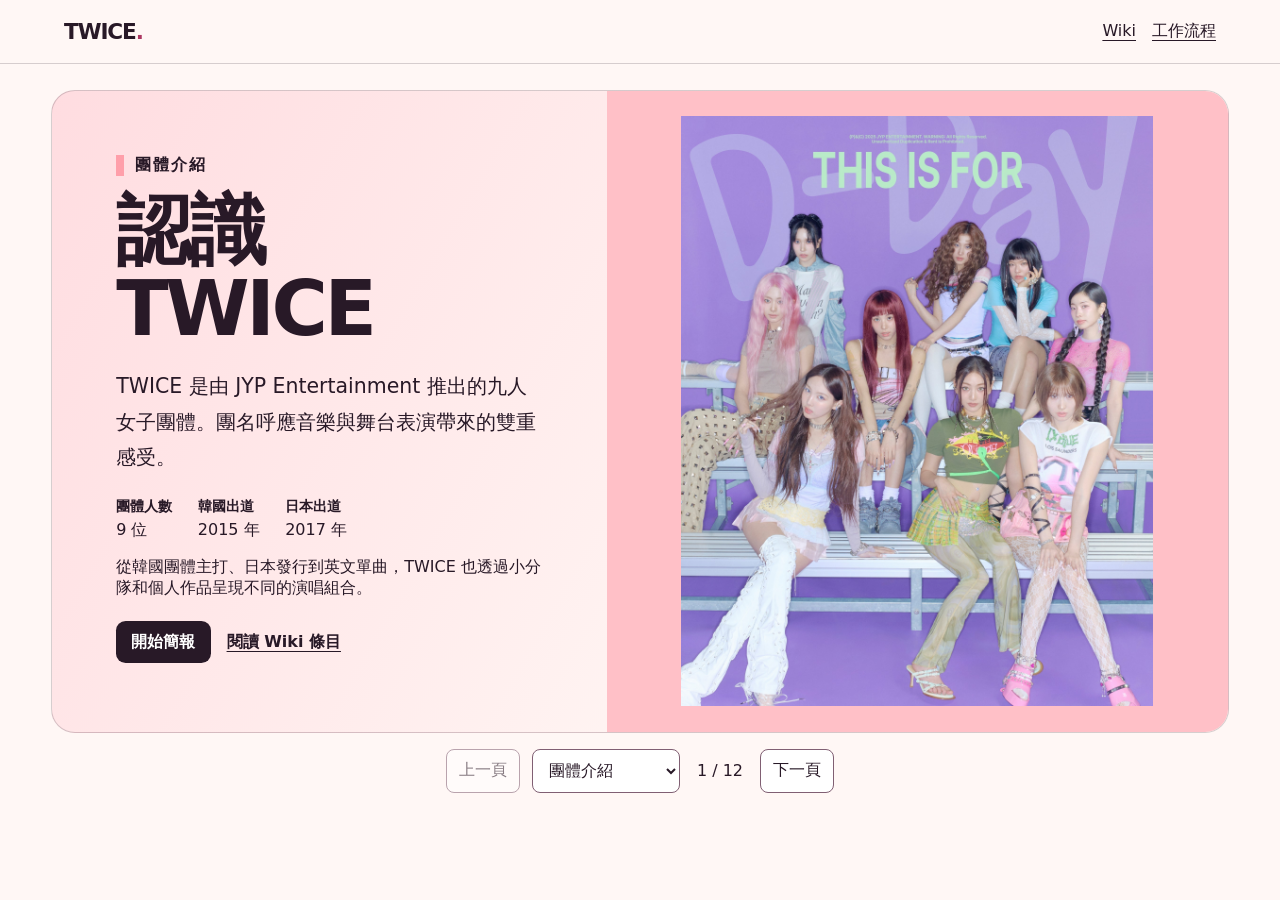
<file: index.html>
<!doctype html>
<!-- 由 build.py 產生。 -->
<html lang="zh-Hant">
<head><meta charset="utf-8"><meta name="viewport" content="width=device-width, initial-scale=1">
<title>認識 TWICE｜入門簡報</title><link rel="stylesheet" href="assets/site.css"><script src="assets/slides.js" defer></script></head>
<body><header class="top"><a class="brand" href="#intro">TWICE<span>.</span></a><nav aria-label="專案導覽"><a href="wiki/index.html">Wiki</a><a href="workflow.jpg">工作流程</a></nav></header><main class="deck"><section class="slide split" id="intro" data-slide style="--accent:#ff9faa" aria-labelledby="intro-title">
<div class="copy"><p class="eyebrow">團體介紹</p><h1 id="intro-title" tabindex="-1">認識<br>TWICE</h1>
<p class="lead">TWICE 是由 JYP Entertainment 推出的九人女子團體。團名呼應音樂與舞台表演帶來的雙重感受。</p><dl class="facts"><div><dt>團體人數</dt><dd>9 位</dd></div><div><dt>韓國出道</dt><dd>2015 年</dd></div><div><dt>日本出道</dt><dd>2017 年</dd></div></dl><p>從韓國團體主打、日本發行到英文單曲，TWICE 也透過小分隊和個人作品呈現不同的演唱組合。</p><a class="primary" href="#debut">開始簡報</a><a class="text-link" href="wiki/group.html">閱讀 Wiki 條目</a></div><div class="visual"><img src="image/twice.jpg" alt="TWICE 團體合照"></div></section>
<section class="slide full" id="debut" data-slide style="--accent:#ffb48f" aria-labelledby="debut-title">
<div class="copy"><p class="eyebrow">團體沿革</p><h1 id="debut-title" tabindex="-1">出道與主打歌</h1>
<p class="lead">TWICE 透過 Mnet 選秀節目《SIXTEEN》組成，於 2015 年 10 月 20 日發行首張迷你專輯《THE STORY BEGINS》，主打〈Like OOH-AHH〉。</p><details><summary>展開團體發展年表</summary><ul class="editorial-list"><li><strong>2015｜韓國出道</strong><p>由《SIXTEEN》組成，10 月推出《THE STORY BEGINS》。</p></li><li><strong>2017｜日本出道</strong><p>以精選輯《#TWICE》展開日本活動，當中收錄〈TT〉等早期歌曲的日文版本。</p></li><li><strong>2019｜日本巨蛋巡演</strong><p>春季舉辦日本巨蛋巡演。同年發行《FANCY YOU》，成員參與四首收錄曲的作詞。</p></li><li><strong>2021｜原創英文單曲</strong><p>發行〈The Feels〉，開啟原創英文單曲的發行路線。</p></li><li><strong>2023｜日本體育場與 MISAMO</strong><p>《READY TO BE》巡演來到日本體育場，MISAMO 同年推出《Masterpiece》。</p></li><li><strong>2025｜團體出道十週年</strong><p>《TEN: The Story Goes On》以〈ME+YOU〉為主打，並收錄九位成員各自的獨唱。</p></li><li><strong>2026｜MISAMO 首張正規專輯</strong><p>發行日本首張正規專輯《PLAY》，延續從《Masterpiece》與《HAUTE COUTURE》開始的小分隊活動。</p></li></ul></details><p class="track-scope">資料查閱至 <time datetime="2026-11-23">2026-11-23</time>。收錄 TWICE 團體的韓國專輯主打、韓國系列獨立單曲、日本專輯主打及實體與數位單曲及原創英文數位單曲。日本出道主推曲保留日文版；其他語言版本、精選輯重收、非主打配樂與個人或小分隊作品不重複計入。</p><div class="track-catalog"><details open class="track-category"><summary>韓國專輯與單曲 <span>（24 首）</span></summary><div class="track-year"><h3>2015</h3><ul><li>Like OOH-AHH</li></ul></div><div class="track-year"><h3>2016</h3><ul><li>CHEER UP</li><li>TT</li></ul></div><div class="track-year"><h3>2017</h3><ul><li>KNOCK KNOCK</li><li>SIGNAL</li><li>LIKEY</li><li>Heart Shaker</li></ul></div><div class="track-year"><h3>2018</h3><ul><li>What is Love?</li><li>Dance The Night Away</li><li>YES or YES</li><li>The Best Thing I Ever Did</li></ul></div><div class="track-year"><h3>2019</h3><ul><li>FANCY</li><li>Feel Special</li></ul></div><div class="track-year"><h3>2020</h3><ul><li>MORE &amp; MORE</li><li>I CAN&#x27;T STOP ME</li><li>CRY FOR ME</li></ul></div><div class="track-year"><h3>2021</h3><ul><li>Alcohol-Free</li><li>SCIENTIST</li></ul></div><div class="track-year"><h3>2022</h3><ul><li>Talk that Talk</li></ul></div><div class="track-year"><h3>2023</h3><ul><li>SET ME FREE</li></ul></div><div class="track-year"><h3>2024</h3><ul><li>ONE SPARK</li><li>Strategy (feat. Megan Thee Stallion)</li></ul></div><div class="track-year"><h3>2025</h3><ul><li>THIS IS FOR</li><li>ME+YOU</li></ul></div><p class="track-sources">查證來源 <a href="wiki/sources.html#video">官方 MV 索引</a> · <a href="wiki/sources.html#best">#BEST 2015-2025</a> · <a href="wiki/sources.html#korean-discography">官方唱片目錄</a></p></details><details open class="track-category"><summary>日本專輯與單曲 <span>（21 首）</span></summary><div class="track-year"><h3>2017</h3><ul><li>TT -Japanese ver.-</li><li>One More Time</li></ul></div><div class="track-year"><h3>2018</h3><ul><li>Candy Pop</li><li>Wake Me Up</li><li>I WANT YOU BACK</li><li>BDZ</li><li>STAY BY MY SIDE</li></ul></div><div class="track-year"><h3>2019</h3><ul><li>HAPPY HAPPY</li><li>Breakthrough</li><li>Fake &amp; True</li></ul></div><div class="track-year"><h3>2020</h3><ul><li>Fanfare</li><li>BETTER</li></ul></div><div class="track-year"><h3>2021</h3><ul><li>Kura Kura</li><li>Perfect World</li><li>Doughnut</li></ul></div><div class="track-year"><h3>2022</h3><ul><li>Just be yourself</li><li>Celebrate</li></ul></div><div class="track-year"><h3>2023</h3><ul><li>Hare Hare</li><li>Dance Again</li></ul></div><div class="track-year"><h3>2024</h3><ul><li>DIVE</li></ul></div><div class="track-year"><h3>2025</h3><ul><li>ENEMY</li></ul></div><p class="track-sources">查證來源 <a href="wiki/sources.html#japan-singles">日本單曲目錄</a> · <a href="wiki/sources.html#japan-singles-2">早期日本單曲</a> · <a href="wiki/sources.html#japan-albums">日本專輯目錄</a> · <a href="wiki/sources.html#japan-video">日本出道五週年影像集</a> · <a href="wiki/sources.html#japan-debut">#TWICE</a> · <a href="wiki/sources.html#japan-repackage">BDZ 改版公告</a> · <a href="wiki/sources.html#japan-enemy">ENEMY 發行企劃</a> · <a href="wiki/sources.html#japan-want">I WANT YOU BACK</a> · <a href="wiki/sources.html#japan-yourself">Just be yourself</a> · <a href="wiki/sources.html#japan-dance">Dance Again</a></p></details><details open class="track-category"><summary>英文數位單曲 <span>（3 首）</span></summary><div class="track-year"><h3>2021</h3><ul><li>The Feels</li></ul></div><div class="track-year"><h3>2023</h3><ul><li>MOONLIGHT SUNRISE</li></ul></div><div class="track-year"><h3>2024</h3><ul><li>I GOT YOU</li></ul></div><p class="track-sources">查證來源 <a href="wiki/sources.html#english-singles">I GOT YOU 發行資料</a> · <a href="wiki/sources.html#best">#BEST 2015-2025</a></p></details></div><a class="text-link" href="wiki/group.html">閱讀 Wiki 條目</a></div></section>
<section class="slide split" id="nayeon" data-slide style="--accent:#56bedf" aria-labelledby="nayeon-title">
<div class="copy"><p class="eyebrow">成員介紹</p><h1 id="nayeon-title" tabindex="-1">娜璉<span>NAYEON</span></h1>
<dl class="facts"><div><dt>生日</dt><dd><time datetime="1995-09-22">1995-09-22</time></dd></div><div><dt>應援色</dt><dd><i class="swatch"></i>天空藍</dd></div></dl><p class="lead">2022 年發行《IM NAYEON》，是團內第一位推出個人專輯的成員。</p><p class="member-highlight"><strong>作品亮點</strong> 2024 年推出第二張個人迷你專輯《NA》，主打〈ABCD〉以早期 2000 年代流行舞曲為靈感。</p><p><strong>十週年獨唱</strong> 〈MEEEEEE〉，收錄於《TEN: The Story Goes On》。</p><p class="listen"><b>入門試聽</b> 〈POP!〉</p><p>從〈POP!〉聽她的短句與節奏，再聽〈ABCD〉，比較兩首歌怎麼用副歌帶動舞曲。</p><details><summary>展開作品與創作紀錄</summary><ul class="editorial-list"><li><strong>2017｜〈24/7〉</strong><p>與志效共同為《twicetagram》的這首歌填詞。</p></li><li><strong>2021｜〈Baby Blue Love〉</strong><p>為《Taste of Love》的收錄曲獨立填詞。</p></li><li><strong>2024｜《NA》</strong><p>第二張個人迷你專輯。除了〈ABCD〉，也收錄與 Sam Kim 合作的〈Heaven〉。</p></li></ul></details><a class="text-link" href="wiki/nayeon.html">閱讀 Wiki 條目</a></div><div class="visual"><img src="image/nayeon.jpg" alt="NAYEON 個人照"></div></section>
<section class="slide split" id="jeongyeon" data-slide style="--accent:#b4c665" aria-labelledby="jeongyeon-title">
<div class="copy"><p class="eyebrow">成員介紹</p><h1 id="jeongyeon-title" tabindex="-1">定延<span>JEONGYEON</span></h1>
<dl class="facts"><div><dt>生日</dt><dd><time datetime="1996-11-01">1996-11-01</time></dd></div><div><dt>應援色</dt><dd><i class="swatch"></i>橄欖綠</dd></div></dl><p class="lead">在團體專輯《THIS IS FOR》中，與 MOMO、SANA、TZUYU 一起演唱〈LET LOVE GO〉。</p><p class="member-highlight"><strong>作品亮點</strong> 除了演唱，定延也參與團體創作。她為首張正規專輯《twicetagram》中的〈LOVE LINE〉填詞。</p><p><strong>十週年獨唱</strong> 〈FIX A DRINK〉，收錄於《TEN: The Story Goes On》。</p><p class="listen"><b>入門試聽</b> 〈LET LOVE GO〉</p><p>先聽她填詞的〈LOVE LINE〉，再聽〈FIX A DRINK〉，留意團體輪唱與個人演唱的差異。</p><details><summary>展開作品與創作紀錄</summary><ul class="editorial-list"><li><strong>2017｜〈LOVE LINE〉</strong><p>《twicetagram》的收錄曲，由定延填詞，描寫想藏又藏不住的心意。</p></li><li><strong>2025｜〈BATTITUDE〉</strong><p>與娜璉、MOMO、MINA 合作的四人曲，同樣收錄於《THIS IS FOR》。</p></li><li><strong>2025｜〈LET LOVE GO〉</strong><p>同一張專輯換成 MOMO、SANA、子瑜與定延的組合，可比較兩首四人曲的分工。</p></li></ul></details><a class="text-link" href="wiki/jeongyeon.html">閱讀 Wiki 條目</a></div><div class="visual"><img src="image/jeongyeon.jpg" alt="JEONGYEON 個人照"></div></section>
<section class="slide split" id="momo" data-slide style="--accent:#ff90ad" aria-labelledby="momo-title">
<div class="copy"><p class="eyebrow">成員介紹</p><h1 id="momo-title" tabindex="-1">MOMO</h1>
<dl class="facts"><div><dt>生日</dt><dd><time datetime="1996-11-09">1996-11-09</time></dd></div><div><dt>應援色</dt><dd><i class="swatch"></i>粉紅</dd></div></dl><p class="lead">與 SANA、MINA 組成 MISAMO，於 2023 年推出小分隊首張日本迷你專輯《Masterpiece》。</p><p class="member-highlight"><strong>作品亮點</strong> 在 MISAMO 的第二張日本迷你專輯《HAUTE COUTURE》中，MOMO 版本收錄她的獨唱曲〈Money In My Pocket〉。</p><p><strong>十週年獨唱</strong> 〈MOVE LIKE THAT〉，收錄於《TEN: The Story Goes On》。</p><p class="listen"><b>入門試聽</b> 〈Do not touch〉</p><p>先看〈Do not touch〉的三人編舞，再聽〈Money In My Pocket〉，把注意力放在她獨唱時的節奏。</p><details><summary>展開作品與創作紀錄</summary><ul class="editorial-list"><li><strong>2019｜〈HOT〉</strong><p>與姜恩貞共同為《FANCY YOU》這首收錄曲填詞。</p></li><li><strong>2023｜《Masterpiece》</strong><p>與 SANA、MINA 以 MISAMO 名義在日本發行首張迷你專輯，曲目包括〈Do not touch〉。</p></li><li><strong>2024｜〈Money In My Pocket〉</strong><p>收錄於《HAUTE COUTURE》的 MOMO 版，是她在該作的獨唱曲。</p></li></ul></details><a class="text-link" href="wiki/momo.html">閱讀 Wiki 條目</a></div><div class="visual"><img src="image/momo.jpg" alt="MOMO 個人照"></div></section>
<section class="slide split" id="sana" data-slide style="--accent:#ac91df" aria-labelledby="sana-title">
<div class="copy"><p class="eyebrow">成員介紹</p><h1 id="sana-title" tabindex="-1">SANA</h1>
<dl class="facts"><div><dt>生日</dt><dd><time datetime="1996-12-29">1996-12-29</time></dd></div><div><dt>應援色</dt><dd><i class="swatch"></i>紫</dd></div></dl><p class="lead">與 MOMO、MINA 組成 MISAMO。《Masterpiece》除了推出團體版本，也推出 SANA 個人封面版本。</p><p class="member-highlight"><strong>作品亮點</strong> MISAMO 的《HAUTE COUTURE》SANA 版本收錄她的獨唱曲〈Mirage〉，可以接著〈Marshmallow〉一起聽。</p><p><strong>十週年獨唱</strong> 〈DECAFFEINATED〉，收錄於《TEN: The Story Goes On》。</p><p class="listen"><b>入門試聽</b> 〈Marshmallow〉</p><p>把 MISAMO 的〈Marshmallow〉和她獨唱的〈Mirage〉接著聽，注意三人輪唱與獨唱的句尾處理。</p><details><summary>展開作品與創作紀錄</summary><ul class="editorial-list"><li><strong>2019｜〈TURN IT UP〉</strong><p>參與《FANCY YOU》這首收錄曲的作詞。</p></li><li><strong>2021｜〈Conversation〉</strong><p>為《Taste of Love》的收錄曲獨立填詞。可以邊聽邊留意官方介紹提到的低音線。</p></li><li><strong>2024｜〈Mirage〉</strong><p>收錄於《HAUTE COUTURE》的 SANA 版，是她在該作的獨唱曲。</p></li></ul></details><a class="text-link" href="wiki/sana.html">閱讀 Wiki 條目</a></div><div class="visual"><img src="image/sana.jpg" alt="SANA 個人照"></div></section>
<section class="slide split" id="jihyo" data-slide style="--accent:#ffbd70" aria-labelledby="jihyo-title">
<div class="copy"><p class="eyebrow">成員介紹</p><h1 id="jihyo-title" tabindex="-1">志效<span>JIHYO</span></h1>
<dl class="facts"><div><dt>生日</dt><dd><time datetime="1997-02-01">1997-02-01</time></dd></div><div><dt>應援色</dt><dd><i class="swatch"></i>橙</dd></div></dl><p class="lead">2023 年推出個人首張迷你專輯《ZONE》，以〈Killin’ Me Good〉作為主打。</p><p class="member-highlight"><strong>作品亮點</strong> 志效也參與 TWICE 的團體創作。她與娜璉共同為《twicetagram》收錄曲〈24/7〉填詞。</p><p><strong>十週年獨唱</strong> 〈ATM〉，收錄於《TEN: The Story Goes On》。</p><p class="listen"><b>入門試聽</b> 〈Killin’ Me Good〉</p><p>先聽〈Killin’ Me Good〉的主打聲線，再聽她填詞的〈First Time〉，從演唱與詞作兩個角度認識她。</p><details><summary>展開作品與創作紀錄</summary><ul class="editorial-list"><li><strong>2019｜〈GIRLS LIKE US〉</strong><p>志效為《FANCY YOU》的這首歌填詞，寫給追夢時遇到挫折的人。</p></li><li><strong>2021｜〈First Time〉</strong><p>為《Taste of Love》的收錄曲獨立填詞，描寫剛墜入愛河的心情。</p></li><li><strong>2025｜〈TALK〉</strong><p>在《THIS IS FOR》中與娜璉合唱。兩人早在《twicetagram》就一起填過詞。</p></li></ul></details><a class="text-link" href="wiki/jihyo.html">閱讀 Wiki 條目</a></div><div class="visual"><img src="image/jihyo.jpg" alt="JIHYO 個人照"></div></section>
<section class="slide split" id="mina" data-slide style="--accent:#70d1b5" aria-labelledby="mina-title">
<div class="copy"><p class="eyebrow">成員介紹</p><h1 id="mina-title" tabindex="-1">MINA</h1>
<dl class="facts"><div><dt>生日</dt><dd><time datetime="1997-03-24">1997-03-24</time></dd></div><div><dt>應援色</dt><dd><i class="swatch"></i>薄荷綠</dd></div></dl><p class="lead">與 MOMO、SANA 組成 MISAMO。《Masterpiece》收錄三人共同演唱的〈Bouquet〉。</p><p class="member-highlight"><strong>作品亮點</strong> MISAMO 的《HAUTE COUTURE》MINA 版本收錄獨唱曲〈Misty〉，可以從三人合唱延伸到她的個人聲線。</p><p><strong>十週年獨唱</strong> 〈STONE COLD〉，收錄於《TEN: The Story Goes On》。</p><p class="listen"><b>入門試聽</b> 〈Bouquet〉</p><p>從 MISAMO 三人合唱的〈Bouquet〉到她獨唱的〈Misty〉，留意和聲和單獨聲線的差異。</p><details><summary>展開作品與創作紀錄</summary><ul class="editorial-list"><li><strong>2023｜〈Bouquet〉</strong><p>收錄於 MISAMO 首張日本迷你專輯《Masterpiece》，也是認識三人合唱的起點。</p></li><li><strong>2024｜〈Misty〉</strong><p>《HAUTE COUTURE》MINA 版收錄的獨唱曲。</p></li><li><strong>2025｜〈G.O.A.T.〉</strong><p>離開 MISAMO 的固定三人組合，與多賢、彩瑛在《THIS IS FOR》組成另一個三人編制。</p></li></ul></details><a class="text-link" href="wiki/mina.html">閱讀 Wiki 條目</a></div><div class="visual"><img src="image/mina.jpg" alt="MINA 個人照"></div></section>
<section class="slide split" id="dahyun" data-slide style="--accent:#ffffff" aria-labelledby="dahyun-title">
<div class="copy"><p class="eyebrow">成員介紹</p><h1 id="dahyun-title" tabindex="-1">多賢<span>DAHYUN</span></h1>
<dl class="facts"><div><dt>生日</dt><dd><time datetime="1998-05-28">1998-05-28</time></dd></div><div><dt>應援色</dt><dd><i class="swatch"></i>白</dd></div></dl><p class="lead">在《THIS IS FOR》中，多賢與 MINA、CHAEYOUNG 合作演唱〈G.O.A.T.〉。</p><p class="member-highlight"><strong>作品亮點</strong> 多賢也參與創作，曾和彩瑛一起負責《twicetagram》收錄曲〈MISSING U〉的饒舌段落創作。</p><p><strong>十週年獨唱</strong> 〈CHESS〉，收錄於《TEN: The Story Goes On》。</p><p class="listen"><b>入門試聽</b> 〈G.O.A.T.〉</p><p>從多賢參與饒舌創作的〈MISSING U〉，一路聽到她獨唱的〈CHESS〉，比較她在兩種編制的表現。</p><details><summary>展開作品與創作紀錄</summary><ul class="editorial-list"><li><strong>2017｜〈MISSING U〉</strong><p>與彩瑛共同負責《twicetagram》這首歌的饒舌段落創作。</p></li><li><strong>2021｜〈Scandal〉與〈SOS〉</strong><p>兩首都收錄在《Taste of Love》，歌詞由多賢執筆。</p></li><li><strong>2025｜〈G.O.A.T.〉</strong><p>與 MINA、彩瑛在團體專輯《THIS IS FOR》中組成三人演唱組合。</p></li></ul></details><a class="text-link" href="wiki/dahyun.html">閱讀 Wiki 條目</a></div><div class="visual"><img src="image/dahyun.jpg" alt="DAHYUN 個人照"></div></section>
<section class="slide split" id="chaeyoung" data-slide style="--accent:#ea5963" aria-labelledby="chaeyoung-title">
<div class="copy"><p class="eyebrow">成員介紹</p><h1 id="chaeyoung-title" tabindex="-1">彩瑛<span>CHAEYOUNG</span></h1>
<dl class="facts"><div><dt>生日</dt><dd><time datetime="1999-04-23">1999-04-23</time></dd></div><div><dt>應援色</dt><dd><i class="swatch"></i>紅</dd></div></dl><p class="lead">2025 年推出首張個人正規專輯《LIL FANTASY vol.1》，以專輯名稱描繪自己的內心世界。</p><p class="member-highlight"><strong>作品亮點</strong> 彩瑛參與首張個人專輯的每一首歌，也主導整體視覺。主打歌 MV 的布景、道具和角色從她的手繪草稿發展而來。</p><p><strong>十週年獨唱</strong> 〈IN MY ROOM〉，收錄於《TEN: The Story Goes On》。</p><p class="listen"><b>入門試聽</b> 〈SHOOT (Firecracker)〉</p><p>把她填詞的團體曲〈STRAWBERRY〉和個人主打〈SHOOT (Firecracker)〉排在一起，對照兩種創作空間。</p><details><summary>展開作品與創作紀錄</summary><ul class="editorial-list"><li><strong>2017｜〈MISSING U〉</strong><p>與多賢為《twicetagram》的這首歌創作饒舌段落。</p></li><li><strong>2019｜〈STRAWBERRY〉</strong><p>參與《FANCY YOU》這首收錄曲的作詞。</p></li><li><strong>2025｜〈My Guitar〉</strong><p>從《READY TO BE》巡演的個人舞台，發展成《LIL FANTASY vol.1》收錄的新版本。</p></li></ul></details><a class="text-link" href="wiki/chaeyoung.html">閱讀 Wiki 條目</a></div><div class="visual"><img src="image/chaeyoung.jpg" alt="CHAEYOUNG 個人照"></div></section>
<section class="slide split" id="tzuyu" data-slide style="--accent:#3d86dc" aria-labelledby="tzuyu-title">
<div class="copy"><p class="eyebrow">成員介紹</p><h1 id="tzuyu-title" tabindex="-1">子瑜<span>TZUYU</span></h1>
<dl class="facts"><div><dt>生日</dt><dd><time datetime="1999-06-14">1999-06-14</time></dd></div><div><dt>應援色</dt><dd><i class="swatch"></i>藍</dd></div></dl><p class="lead">子瑜是團內最年輕的成員，2024 年推出首張個人迷你專輯《abouTZU》。</p><p class="member-highlight"><strong>作品亮點</strong> 《abouTZU》還收錄由子瑜獨立填詞的〈Fly〉，可以在主打〈Run Away〉之外聽到她的個人創作。</p><p><strong>十週年獨唱</strong> 〈DIVE IN〉，收錄於《TEN: The Story Goes On》。</p><p class="listen"><b>入門試聽</b> 〈Run Away〉</p><p>把〈Run Away〉與她獨立填詞的〈Fly〉接著聽，看看同一張專輯的主打和末曲各留下什麼印象。</p><details><summary>展開作品與創作紀錄</summary><ul class="editorial-list"><li><strong>2024｜〈Run Away〉</strong><p>《abouTZU》的主打曲，由 J.Y. Park 填詞，呈現子瑜個人專輯的一面。</p></li><li><strong>2024｜〈Fly〉</strong><p>由子瑜獨立填詞，放在《abouTZU》的最後一軌。</p></li><li><strong>2025｜〈LET LOVE GO〉</strong><p>在《THIS IS FOR》中與定延、MOMO、SANA 合唱，適合拿來和她的個人作品對照。</p></li></ul></details><a class="text-link" href="wiki/tzuyu.html">閱讀 Wiki 條目</a></div><div class="visual"><img src="image/tzuyu.jpg" alt="TZUYU 個人照"></div></section>
<section class="slide full" id="recap" data-slide style="--accent:#ff9faa" aria-labelledby="recap-title">
<div class="copy"><p class="eyebrow">重點回顧</p><h1 id="recap-title" tabindex="-1">你記得哪一位？</h1>
<p class="lead">九位成員，2015 年在韓國出道。認識成員後，可以用下面三條路線比較不同時期與演唱組合。</p><ul class="lineup"><li><a href="#nayeon" style="--swatch:#56bedf">NAYEON</a></li><li><a href="#jeongyeon" style="--swatch:#b4c665">JEONGYEON</a></li><li><a href="#momo" style="--swatch:#ff90ad">MOMO</a></li><li><a href="#sana" style="--swatch:#ac91df">SANA</a></li><li><a href="#jihyo" style="--swatch:#ffbd70">JIHYO</a></li><li><a href="#mina" style="--swatch:#70d1b5">MINA</a></li><li><a href="#dahyun" style="--swatch:#ffffff">DAHYUN</a></li><li><a href="#chaeyoung" style="--swatch:#ea5963">CHAEYOUNG</a></li><li><a href="#tzuyu" style="--swatch:#3d86dc">TZUYU</a></li></ul><ul class="editorial-list"><li><strong>早期團體曲</strong><p>〈Like OOH-AHH〉→〈CHEER UP〉→〈TT〉。從三首早期主打聽副歌的記憶點，也可以對照 MV 的編舞。</p></li><li><strong>不同的舞曲編法</strong><p>〈FANCY〉→〈Alcohol-Free〉。比較〈FANCY〉的電子舞曲編排，以及〈Alcohol-Free〉裡的巴薩諾瓦節奏。</p></li><li><strong>團體、小分隊、個人</strong><p>〈ME+YOU〉→〈Do not touch〉→任選一首《TEN》的獨唱。從九人團體曲轉到三人合作，再聽一首個人曲，感受演唱編制的變化。</p></li></ul><details><summary>小測驗：MISAMO 由哪三位成員組成？</summary><p>MOMO、SANA、MINA。</p></details><details><summary>小測驗：《TEN》共有幾首成員獨唱？</summary><p>九首，每位成員各一首。專輯另有團體主打〈ME+YOU〉。</p></details><a class="text-link" href="wiki/group.html">閱讀 Wiki 條目</a></div></section>
</main><footer class="controls" hidden><button type="button" id="previous">上一頁</button>
<label class="jump"><span class="sr-only">跳到投影片</span><select id="jump"><option value="intro">團體介紹</option><option value="debut">出道與主打歌</option><option value="nayeon">NAYEON</option><option value="jeongyeon">JEONGYEON</option><option value="momo">MOMO</option><option value="sana">SANA</option><option value="jihyo">JIHYO</option><option value="mina">MINA</option><option value="dahyun">DAHYUN</option><option value="chaeyoung">CHAEYOUNG</option><option value="tzuyu">TZUYU</option><option value="recap">重點回顧</option></select></label>
<span id="counter" aria-live="polite"></span><button type="button" id="next">下一頁</button></footer></body></html>
</file>
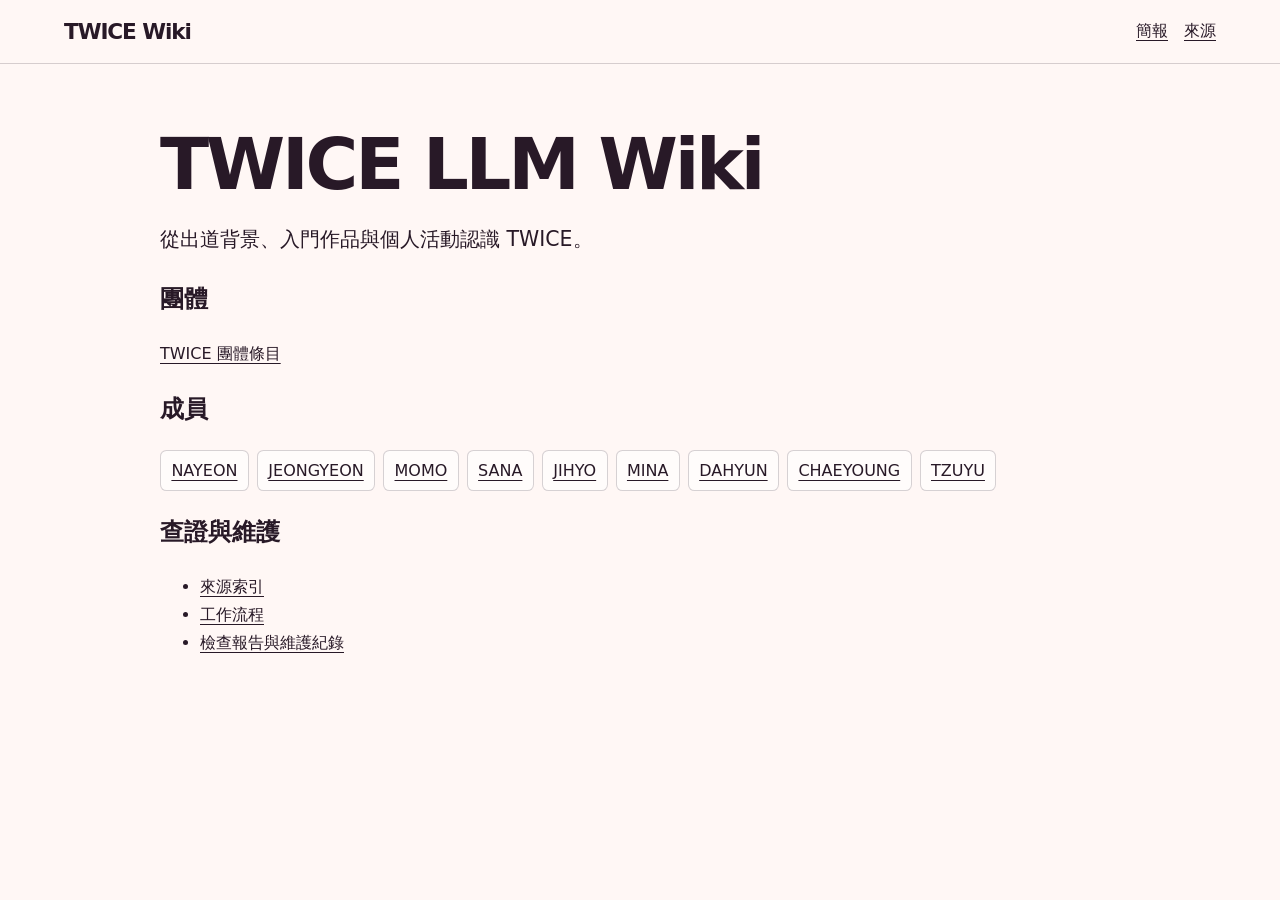
<file: wiki/index.html>
<!doctype html>
<!-- 由 build.py 產生。 -->
<html lang="zh-Hant">
<head><meta charset="utf-8"><meta name="viewport" content="width=device-width, initial-scale=1">
<title>TWICE LLM Wiki｜TWICE Wiki</title><link rel="stylesheet" href="../assets/site.css"></head>
<body><header class="top"><a class="brand" href="index.html">TWICE Wiki</a><nav aria-label="專案導覽"><a href="../index.html">簡報</a><a href="sources.html">來源</a></nav></header><main class="reading"><h1>TWICE LLM Wiki</h1><p class="lead">從出道背景、入門作品與個人活動認識 TWICE。</p><h2>團體</h2><p><a href="group.html">TWICE 團體條目</a></p><h2>成員</h2><ul class="wiki-lineup"><li><a href="nayeon.html">NAYEON</a></li><li><a href="jeongyeon.html">JEONGYEON</a></li><li><a href="momo.html">MOMO</a></li><li><a href="sana.html">SANA</a></li><li><a href="jihyo.html">JIHYO</a></li><li><a href="mina.html">MINA</a></li><li><a href="dahyun.html">DAHYUN</a></li><li><a href="chaeyoung.html">CHAEYOUNG</a></li><li><a href="tzuyu.html">TZUYU</a></li></ul><h2>查證與維護</h2><ul><li><a href="sources.html">來源索引</a></li><li><a href="../workflow.jpg">工作流程</a></li><li><a href="../qa-report.md">檢查報告與維護紀錄</a></li></ul></main></body></html>
</file>
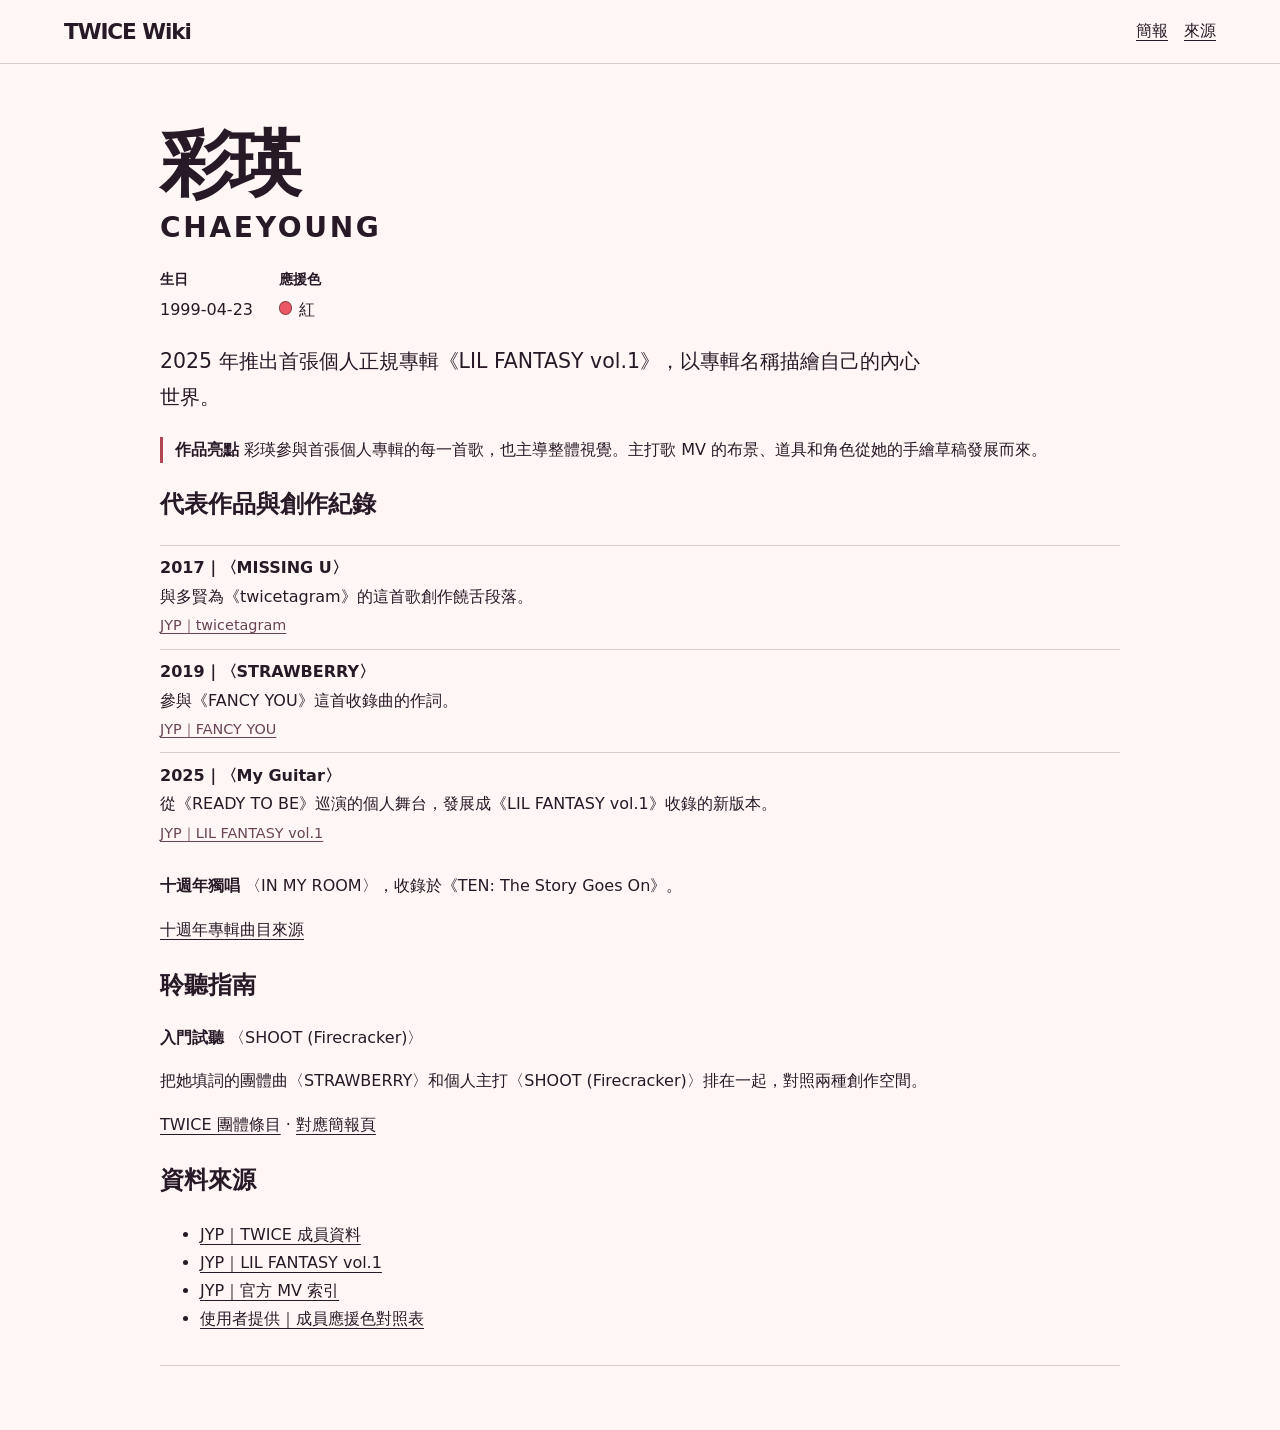
<file: wiki/chaeyoung.html>
<!doctype html>
<!-- 由 build.py 產生。 -->
<html lang="zh-Hant">
<head><meta charset="utf-8"><meta name="viewport" content="width=device-width, initial-scale=1">
<title>CHAEYOUNG｜TWICE Wiki</title><link rel="stylesheet" href="../assets/site.css"></head>
<body><header class="top"><a class="brand" href="index.html">TWICE Wiki</a><nav aria-label="專案導覽"><a href="../index.html">簡報</a><a href="sources.html">來源</a></nav></header><main class="reading"><article style="--accent:#ea5963"><h1>彩瑛<span>CHAEYOUNG</span></h1><dl class="facts"><div><dt>生日</dt><dd><time datetime="1999-04-23">1999-04-23</time></dd></div><div><dt>應援色</dt><dd><i class="swatch"></i>紅</dd></div></dl><p class="lead">2025 年推出首張個人正規專輯《LIL FANTASY vol.1》，以專輯名稱描繪自己的內心世界。</p><p class="member-highlight"><strong>作品亮點</strong> 彩瑛參與首張個人專輯的每一首歌，也主導整體視覺。主打歌 MV 的布景、道具和角色從她的手繪草稿發展而來。</p><h2>代表作品與創作紀錄</h2><ul class="editorial-list"><li><strong>2017｜〈MISSING U〉</strong><p>與多賢為《twicetagram》的這首歌創作饒舌段落。</p><span class="entry-sources"><a href="sources.html#twicetagram">JYP｜twicetagram</a></span></li><li><strong>2019｜〈STRAWBERRY〉</strong><p>參與《FANCY YOU》這首收錄曲的作詞。</p><span class="entry-sources"><a href="sources.html#fancy">JYP｜FANCY YOU</a></span></li><li><strong>2025｜〈My Guitar〉</strong><p>從《READY TO BE》巡演的個人舞台，發展成《LIL FANTASY vol.1》收錄的新版本。</p><span class="entry-sources"><a href="sources.html#chaeyoung">JYP｜LIL FANTASY vol.1</a></span></li></ul><p><strong>十週年獨唱</strong> 〈IN MY ROOM〉，收錄於《TEN: The Story Goes On》。</p><p><a href="sources.html#ten">十週年專輯曲目來源</a></p><h2>聆聽指南</h2><p class="listen"><b>入門試聽</b> 〈SHOOT (Firecracker)〉</p><p>把她填詞的團體曲〈STRAWBERRY〉和個人主打〈SHOOT (Firecracker)〉排在一起，對照兩種創作空間。</p><p><a href="group.html">TWICE 團體條目</a> · <a href="../index.html#chaeyoung">對應簡報頁</a></p><h2>資料來源</h2><ul><li><a href="sources.html#profile">JYP｜TWICE 成員資料</a></li><li><a href="sources.html#chaeyoung">JYP｜LIL FANTASY vol.1</a></li><li><a href="sources.html#video">JYP｜官方 MV 索引</a></li><li><a href="sources.html#colors">使用者提供｜成員應援色對照表</a></li></ul></article></main></body></html>
</file>
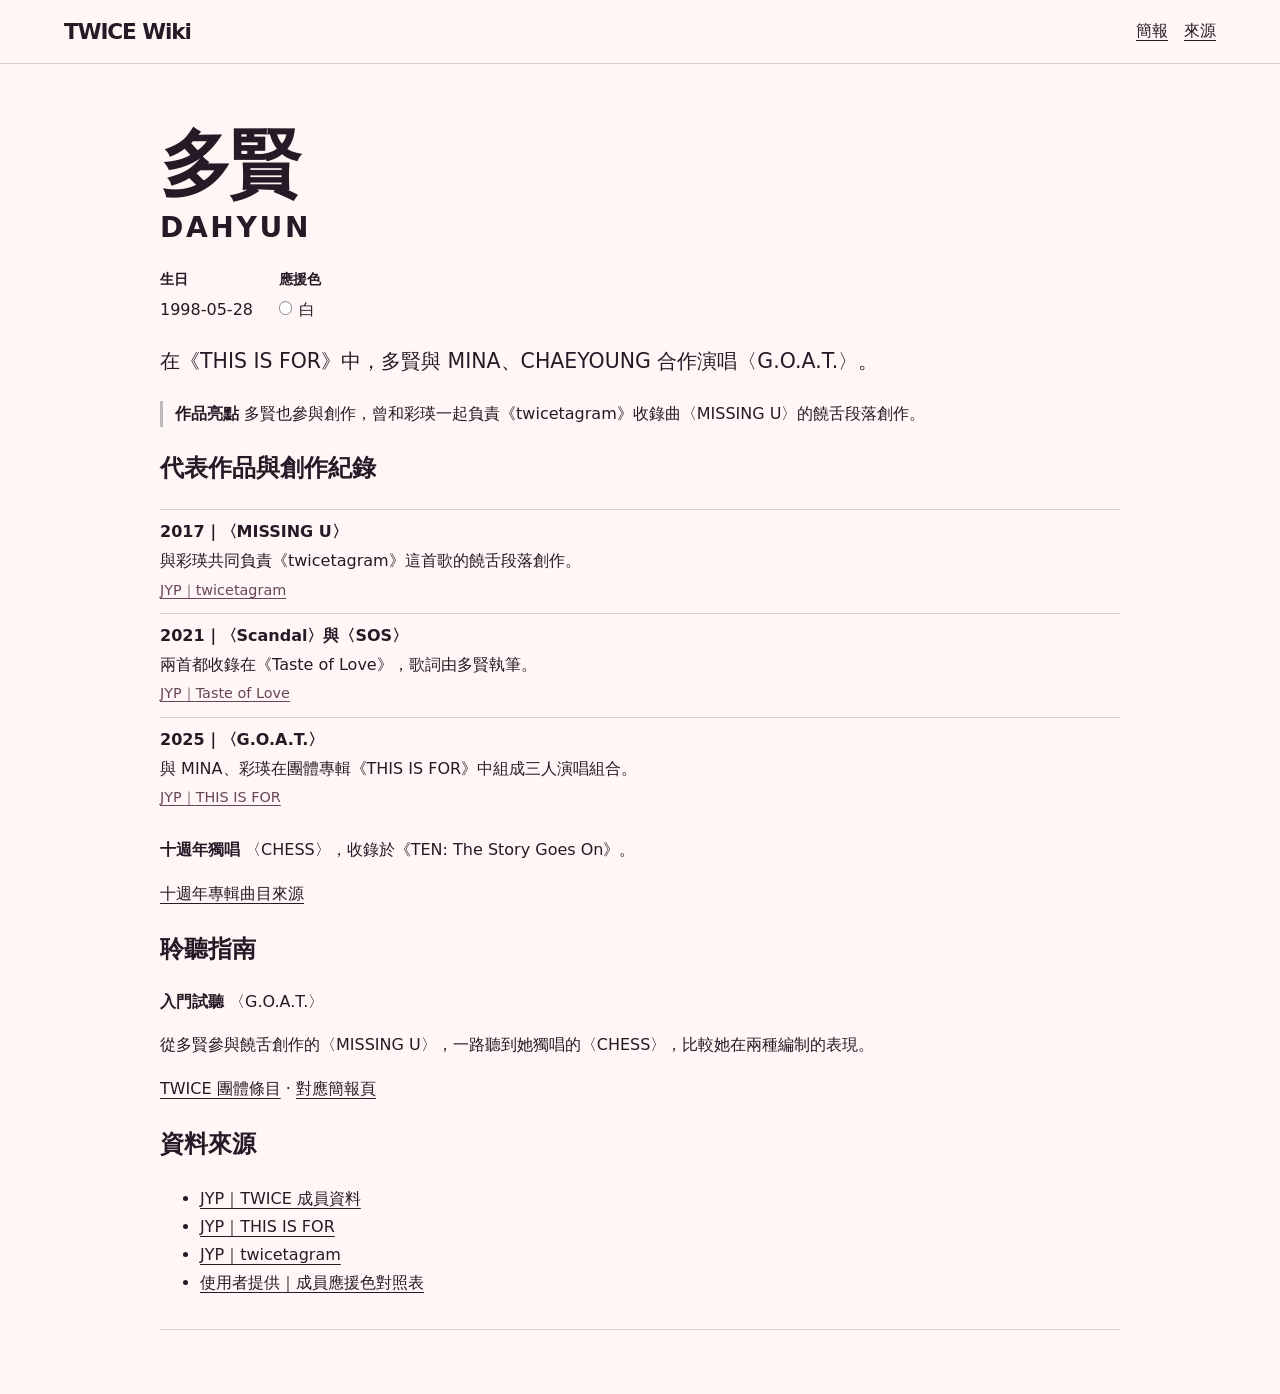
<file: wiki/dahyun.html>
<!doctype html>
<!-- 由 build.py 產生。 -->
<html lang="zh-Hant">
<head><meta charset="utf-8"><meta name="viewport" content="width=device-width, initial-scale=1">
<title>DAHYUN｜TWICE Wiki</title><link rel="stylesheet" href="../assets/site.css"></head>
<body><header class="top"><a class="brand" href="index.html">TWICE Wiki</a><nav aria-label="專案導覽"><a href="../index.html">簡報</a><a href="sources.html">來源</a></nav></header><main class="reading"><article style="--accent:#ffffff"><h1>多賢<span>DAHYUN</span></h1><dl class="facts"><div><dt>生日</dt><dd><time datetime="1998-05-28">1998-05-28</time></dd></div><div><dt>應援色</dt><dd><i class="swatch"></i>白</dd></div></dl><p class="lead">在《THIS IS FOR》中，多賢與 MINA、CHAEYOUNG 合作演唱〈G.O.A.T.〉。</p><p class="member-highlight"><strong>作品亮點</strong> 多賢也參與創作，曾和彩瑛一起負責《twicetagram》收錄曲〈MISSING U〉的饒舌段落創作。</p><h2>代表作品與創作紀錄</h2><ul class="editorial-list"><li><strong>2017｜〈MISSING U〉</strong><p>與彩瑛共同負責《twicetagram》這首歌的饒舌段落創作。</p><span class="entry-sources"><a href="sources.html#twicetagram">JYP｜twicetagram</a></span></li><li><strong>2021｜〈Scandal〉與〈SOS〉</strong><p>兩首都收錄在《Taste of Love》，歌詞由多賢執筆。</p><span class="entry-sources"><a href="sources.html#taste">JYP｜Taste of Love</a></span></li><li><strong>2025｜〈G.O.A.T.〉</strong><p>與 MINA、彩瑛在團體專輯《THIS IS FOR》中組成三人演唱組合。</p><span class="entry-sources"><a href="sources.html#this-is-for">JYP｜THIS IS FOR</a></span></li></ul><p><strong>十週年獨唱</strong> 〈CHESS〉，收錄於《TEN: The Story Goes On》。</p><p><a href="sources.html#ten">十週年專輯曲目來源</a></p><h2>聆聽指南</h2><p class="listen"><b>入門試聽</b> 〈G.O.A.T.〉</p><p>從多賢參與饒舌創作的〈MISSING U〉，一路聽到她獨唱的〈CHESS〉，比較她在兩種編制的表現。</p><p><a href="group.html">TWICE 團體條目</a> · <a href="../index.html#dahyun">對應簡報頁</a></p><h2>資料來源</h2><ul><li><a href="sources.html#profile">JYP｜TWICE 成員資料</a></li><li><a href="sources.html#this-is-for">JYP｜THIS IS FOR</a></li><li><a href="sources.html#twicetagram">JYP｜twicetagram</a></li><li><a href="sources.html#colors">使用者提供｜成員應援色對照表</a></li></ul></article></main></body></html>
</file>
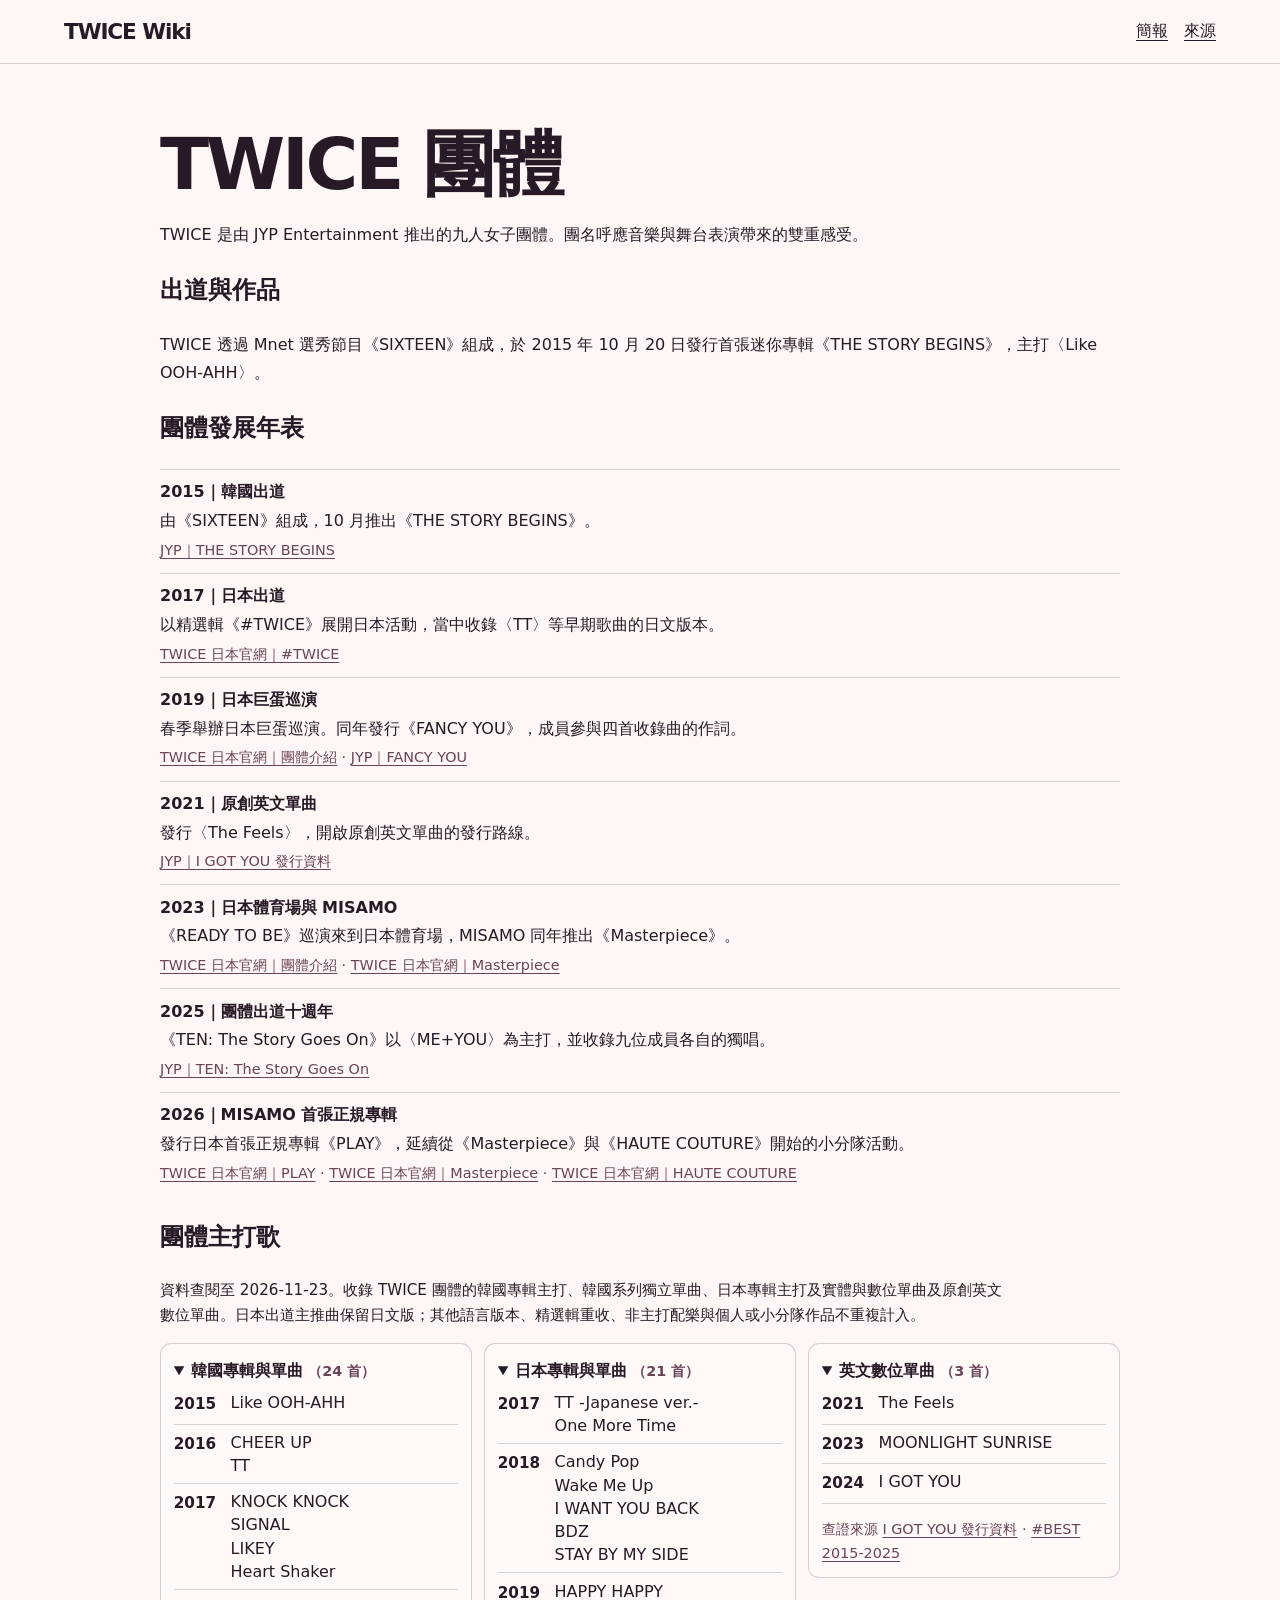
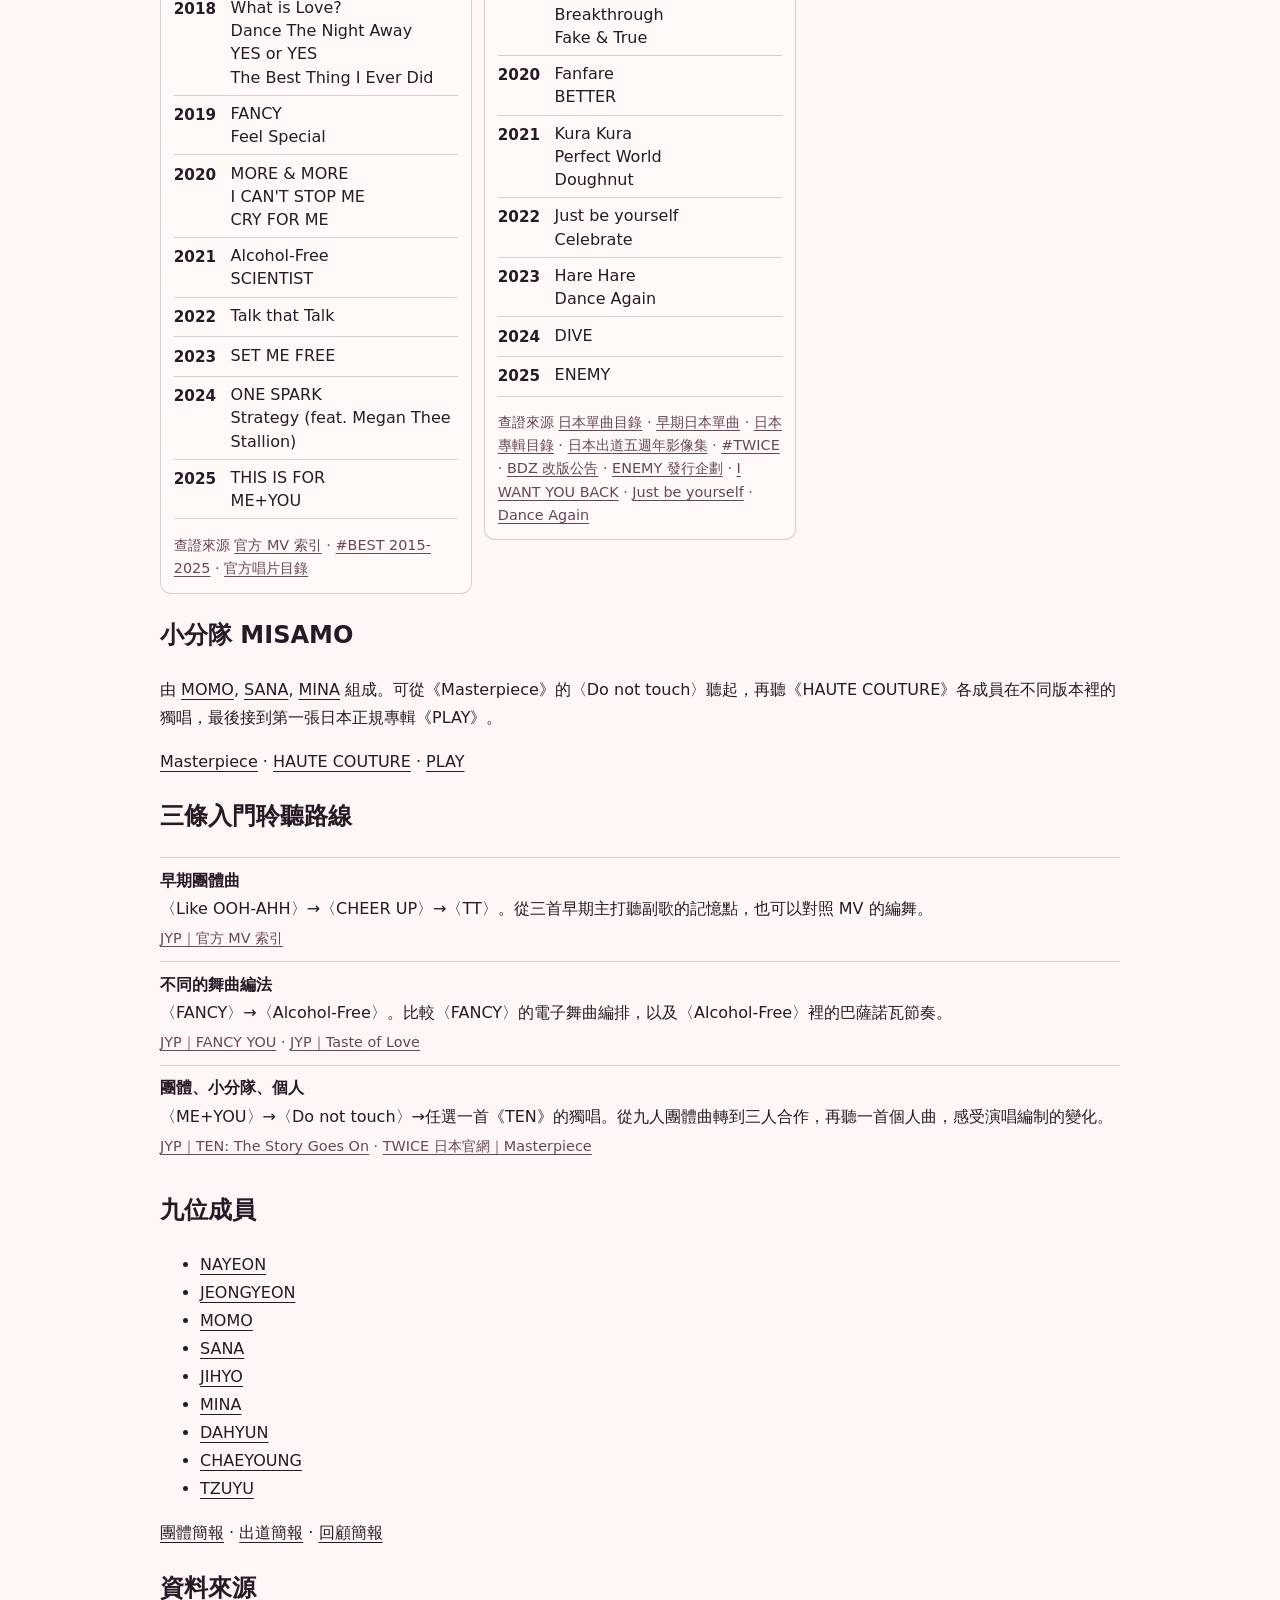
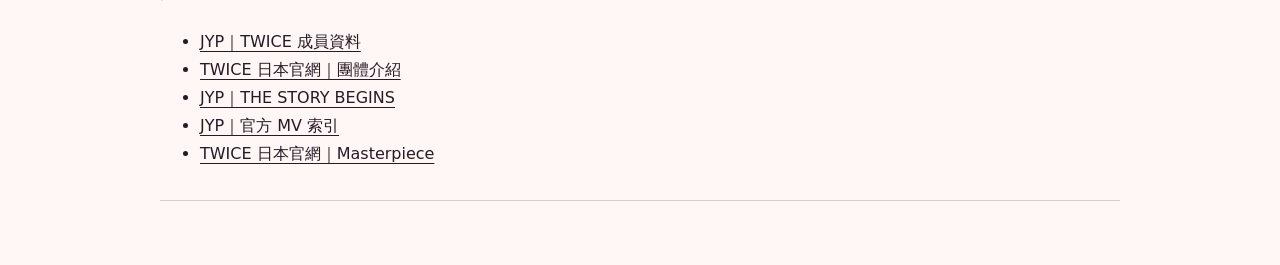
<file: wiki/group.html>
<!doctype html>
<!-- 由 build.py 產生。 -->
<html lang="zh-Hant">
<head><meta charset="utf-8"><meta name="viewport" content="width=device-width, initial-scale=1">
<title>TWICE 團體｜TWICE Wiki</title><link rel="stylesheet" href="../assets/site.css"></head>
<body><header class="top"><a class="brand" href="index.html">TWICE Wiki</a><nav aria-label="專案導覽"><a href="../index.html">簡報</a><a href="sources.html">來源</a></nav></header><main class="reading"><article><h1>TWICE 團體</h1><p>TWICE 是由 JYP Entertainment 推出的九人女子團體。團名呼應音樂與舞台表演帶來的雙重感受。</p><h2>出道與作品</h2><p>TWICE 透過 Mnet 選秀節目《SIXTEEN》組成，於 2015 年 10 月 20 日發行首張迷你專輯《THE STORY BEGINS》，主打〈Like OOH-AHH〉。</p><h2>團體發展年表</h2><ul class="editorial-list"><li><strong>2015｜韓國出道</strong><p>由《SIXTEEN》組成，10 月推出《THE STORY BEGINS》。</p><span class="entry-sources"><a href="sources.html#debut">JYP｜THE STORY BEGINS</a></span></li><li><strong>2017｜日本出道</strong><p>以精選輯《#TWICE》展開日本活動，當中收錄〈TT〉等早期歌曲的日文版本。</p><span class="entry-sources"><a href="sources.html#japan-debut">TWICE 日本官網｜#TWICE</a></span></li><li><strong>2019｜日本巨蛋巡演</strong><p>春季舉辦日本巨蛋巡演。同年發行《FANCY YOU》，成員參與四首收錄曲的作詞。</p><span class="entry-sources"><a href="sources.html#japan">TWICE 日本官網｜團體介紹</a> · <a href="sources.html#fancy">JYP｜FANCY YOU</a></span></li><li><strong>2021｜原創英文單曲</strong><p>發行〈The Feels〉，開啟原創英文單曲的發行路線。</p><span class="entry-sources"><a href="sources.html#english-singles">JYP｜I GOT YOU 發行資料</a></span></li><li><strong>2023｜日本體育場與 MISAMO</strong><p>《READY TO BE》巡演來到日本體育場，MISAMO 同年推出《Masterpiece》。</p><span class="entry-sources"><a href="sources.html#japan">TWICE 日本官網｜團體介紹</a> · <a href="sources.html#misamo">TWICE 日本官網｜Masterpiece</a></span></li><li><strong>2025｜團體出道十週年</strong><p>《TEN: The Story Goes On》以〈ME+YOU〉為主打，並收錄九位成員各自的獨唱。</p><span class="entry-sources"><a href="sources.html#ten">JYP｜TEN: The Story Goes On</a></span></li><li><strong>2026｜MISAMO 首張正規專輯</strong><p>發行日本首張正規專輯《PLAY》，延續從《Masterpiece》與《HAUTE COUTURE》開始的小分隊活動。</p><span class="entry-sources"><a href="sources.html#play">TWICE 日本官網｜PLAY</a> · <a href="sources.html#misamo">TWICE 日本官網｜Masterpiece</a> · <a href="sources.html#haute-couture">TWICE 日本官網｜HAUTE COUTURE</a></span></li></ul><h2>團體主打歌</h2><p class="track-scope">資料查閱至 <time datetime="2026-11-23">2026-11-23</time>。收錄 TWICE 團體的韓國專輯主打、韓國系列獨立單曲、日本專輯主打及實體與數位單曲及原創英文數位單曲。日本出道主推曲保留日文版；其他語言版本、精選輯重收、非主打配樂與個人或小分隊作品不重複計入。</p><div class="track-catalog"><details open class="track-category"><summary>韓國專輯與單曲 <span>（24 首）</span></summary><div class="track-year"><h3>2015</h3><ul><li>Like OOH-AHH</li></ul></div><div class="track-year"><h3>2016</h3><ul><li>CHEER UP</li><li>TT</li></ul></div><div class="track-year"><h3>2017</h3><ul><li>KNOCK KNOCK</li><li>SIGNAL</li><li>LIKEY</li><li>Heart Shaker</li></ul></div><div class="track-year"><h3>2018</h3><ul><li>What is Love?</li><li>Dance The Night Away</li><li>YES or YES</li><li>The Best Thing I Ever Did</li></ul></div><div class="track-year"><h3>2019</h3><ul><li>FANCY</li><li>Feel Special</li></ul></div><div class="track-year"><h3>2020</h3><ul><li>MORE &amp; MORE</li><li>I CAN&#x27;T STOP ME</li><li>CRY FOR ME</li></ul></div><div class="track-year"><h3>2021</h3><ul><li>Alcohol-Free</li><li>SCIENTIST</li></ul></div><div class="track-year"><h3>2022</h3><ul><li>Talk that Talk</li></ul></div><div class="track-year"><h3>2023</h3><ul><li>SET ME FREE</li></ul></div><div class="track-year"><h3>2024</h3><ul><li>ONE SPARK</li><li>Strategy (feat. Megan Thee Stallion)</li></ul></div><div class="track-year"><h3>2025</h3><ul><li>THIS IS FOR</li><li>ME+YOU</li></ul></div><p class="track-sources">查證來源 <a href="sources.html#video">官方 MV 索引</a> · <a href="sources.html#best">#BEST 2015-2025</a> · <a href="sources.html#korean-discography">官方唱片目錄</a></p></details><details open class="track-category"><summary>日本專輯與單曲 <span>（21 首）</span></summary><div class="track-year"><h3>2017</h3><ul><li>TT -Japanese ver.-</li><li>One More Time</li></ul></div><div class="track-year"><h3>2018</h3><ul><li>Candy Pop</li><li>Wake Me Up</li><li>I WANT YOU BACK</li><li>BDZ</li><li>STAY BY MY SIDE</li></ul></div><div class="track-year"><h3>2019</h3><ul><li>HAPPY HAPPY</li><li>Breakthrough</li><li>Fake &amp; True</li></ul></div><div class="track-year"><h3>2020</h3><ul><li>Fanfare</li><li>BETTER</li></ul></div><div class="track-year"><h3>2021</h3><ul><li>Kura Kura</li><li>Perfect World</li><li>Doughnut</li></ul></div><div class="track-year"><h3>2022</h3><ul><li>Just be yourself</li><li>Celebrate</li></ul></div><div class="track-year"><h3>2023</h3><ul><li>Hare Hare</li><li>Dance Again</li></ul></div><div class="track-year"><h3>2024</h3><ul><li>DIVE</li></ul></div><div class="track-year"><h3>2025</h3><ul><li>ENEMY</li></ul></div><p class="track-sources">查證來源 <a href="sources.html#japan-singles">日本單曲目錄</a> · <a href="sources.html#japan-singles-2">早期日本單曲</a> · <a href="sources.html#japan-albums">日本專輯目錄</a> · <a href="sources.html#japan-video">日本出道五週年影像集</a> · <a href="sources.html#japan-debut">#TWICE</a> · <a href="sources.html#japan-repackage">BDZ 改版公告</a> · <a href="sources.html#japan-enemy">ENEMY 發行企劃</a> · <a href="sources.html#japan-want">I WANT YOU BACK</a> · <a href="sources.html#japan-yourself">Just be yourself</a> · <a href="sources.html#japan-dance">Dance Again</a></p></details><details open class="track-category"><summary>英文數位單曲 <span>（3 首）</span></summary><div class="track-year"><h3>2021</h3><ul><li>The Feels</li></ul></div><div class="track-year"><h3>2023</h3><ul><li>MOONLIGHT SUNRISE</li></ul></div><div class="track-year"><h3>2024</h3><ul><li>I GOT YOU</li></ul></div><p class="track-sources">查證來源 <a href="sources.html#english-singles">I GOT YOU 發行資料</a> · <a href="sources.html#best">#BEST 2015-2025</a></p></details></div><h2>小分隊 MISAMO</h2><p>由 <a href="momo.html">MOMO</a>, <a href="sana.html">SANA</a>, <a href="mina.html">MINA</a> 組成。可從《Masterpiece》的〈Do not touch〉聽起，再聽《HAUTE COUTURE》各成員在不同版本裡的獨唱，最後接到第一張日本正規專輯《PLAY》。</p><p><a href="sources.html#misamo">Masterpiece</a> · <a href="sources.html#haute-couture">HAUTE COUTURE</a> · <a href="sources.html#play">PLAY</a></p><h2>三條入門聆聽路線</h2><ul class="editorial-list"><li><strong>早期團體曲</strong><p>〈Like OOH-AHH〉→〈CHEER UP〉→〈TT〉。從三首早期主打聽副歌的記憶點，也可以對照 MV 的編舞。</p><span class="entry-sources"><a href="sources.html#video">JYP｜官方 MV 索引</a></span></li><li><strong>不同的舞曲編法</strong><p>〈FANCY〉→〈Alcohol-Free〉。比較〈FANCY〉的電子舞曲編排，以及〈Alcohol-Free〉裡的巴薩諾瓦節奏。</p><span class="entry-sources"><a href="sources.html#fancy">JYP｜FANCY YOU</a> · <a href="sources.html#taste">JYP｜Taste of Love</a></span></li><li><strong>團體、小分隊、個人</strong><p>〈ME+YOU〉→〈Do not touch〉→任選一首《TEN》的獨唱。從九人團體曲轉到三人合作，再聽一首個人曲，感受演唱編制的變化。</p><span class="entry-sources"><a href="sources.html#ten">JYP｜TEN: The Story Goes On</a> · <a href="sources.html#misamo">TWICE 日本官網｜Masterpiece</a></span></li></ul><h2>九位成員</h2><ul><li><a href="nayeon.html">NAYEON</a></li><li><a href="jeongyeon.html">JEONGYEON</a></li><li><a href="momo.html">MOMO</a></li><li><a href="sana.html">SANA</a></li><li><a href="jihyo.html">JIHYO</a></li><li><a href="mina.html">MINA</a></li><li><a href="dahyun.html">DAHYUN</a></li><li><a href="chaeyoung.html">CHAEYOUNG</a></li><li><a href="tzuyu.html">TZUYU</a></li></ul><p><a href="../index.html#intro">團體簡報</a> · <a href="../index.html#debut">出道簡報</a> · <a href="../index.html#recap">回顧簡報</a></p><h2>資料來源</h2><ul><li><a href="sources.html#profile">JYP｜TWICE 成員資料</a></li><li><a href="sources.html#japan">TWICE 日本官網｜團體介紹</a></li><li><a href="sources.html#debut">JYP｜THE STORY BEGINS</a></li><li><a href="sources.html#video">JYP｜官方 MV 索引</a></li><li><a href="sources.html#misamo">TWICE 日本官網｜Masterpiece</a></li></ul></article></main></body></html>
</file>
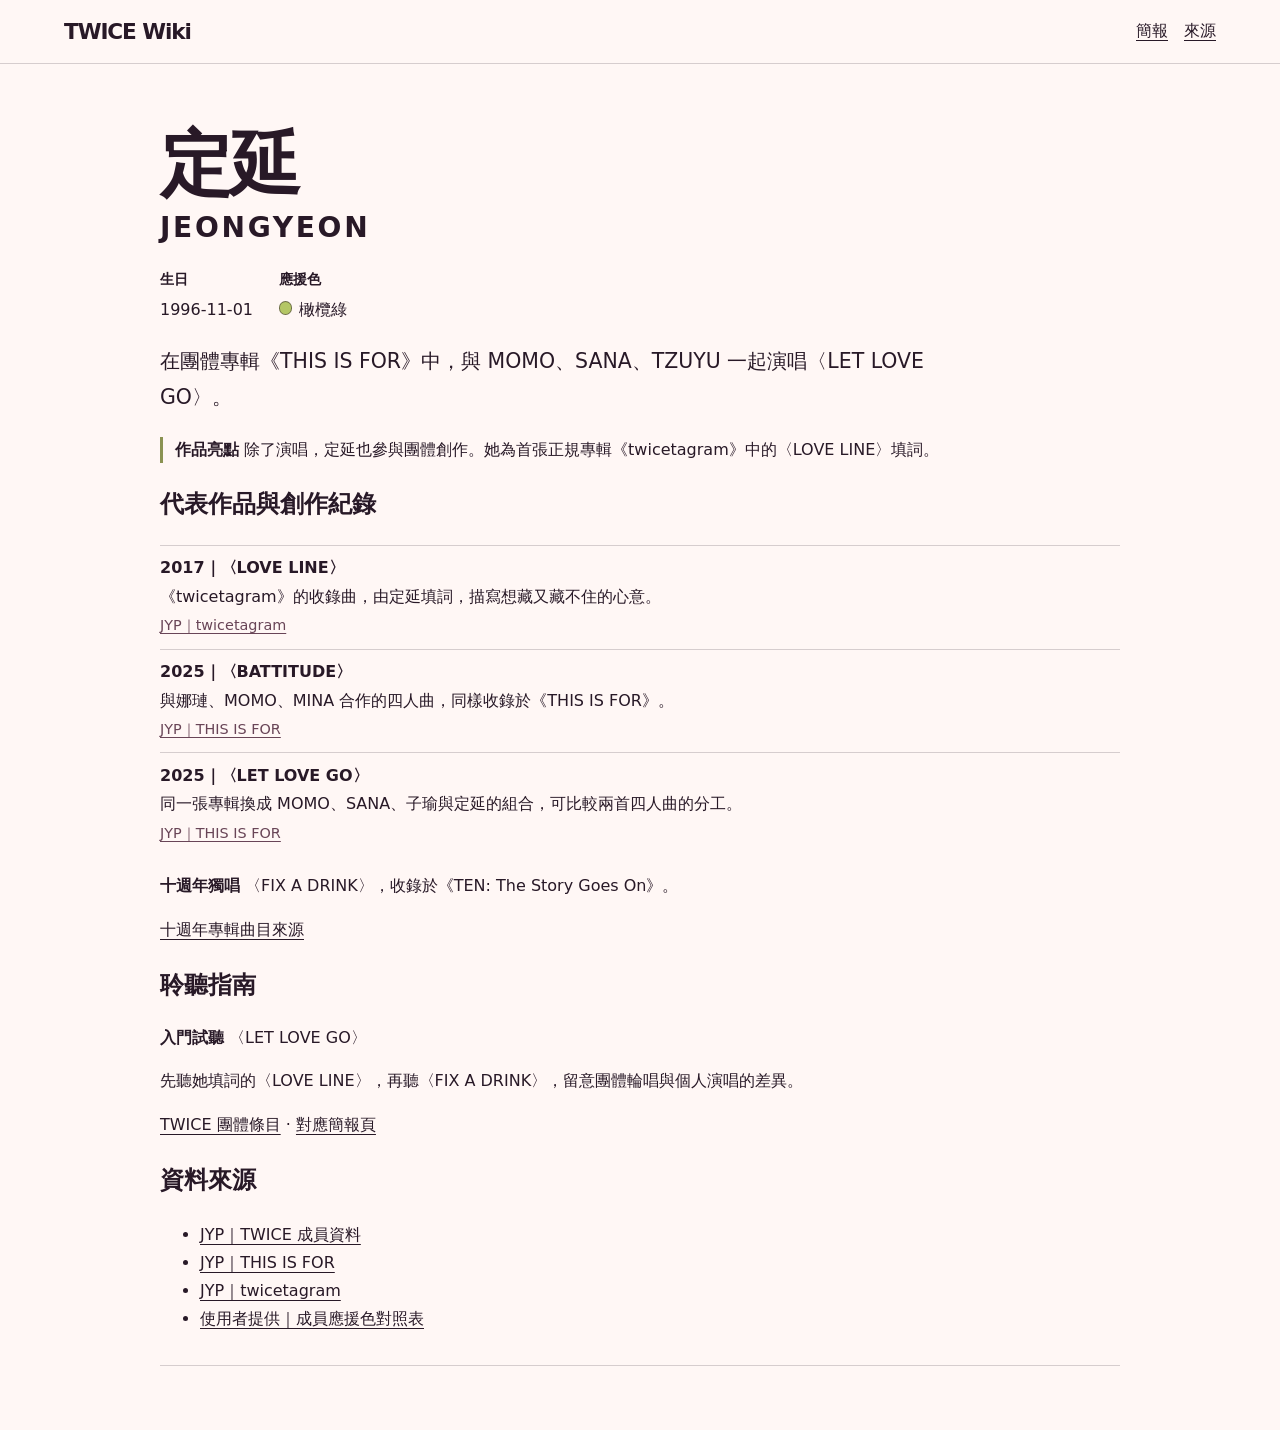
<file: wiki/jeongyeon.html>
<!doctype html>
<!-- 由 build.py 產生。 -->
<html lang="zh-Hant">
<head><meta charset="utf-8"><meta name="viewport" content="width=device-width, initial-scale=1">
<title>JEONGYEON｜TWICE Wiki</title><link rel="stylesheet" href="../assets/site.css"></head>
<body><header class="top"><a class="brand" href="index.html">TWICE Wiki</a><nav aria-label="專案導覽"><a href="../index.html">簡報</a><a href="sources.html">來源</a></nav></header><main class="reading"><article style="--accent:#b4c665"><h1>定延<span>JEONGYEON</span></h1><dl class="facts"><div><dt>生日</dt><dd><time datetime="1996-11-01">1996-11-01</time></dd></div><div><dt>應援色</dt><dd><i class="swatch"></i>橄欖綠</dd></div></dl><p class="lead">在團體專輯《THIS IS FOR》中，與 MOMO、SANA、TZUYU 一起演唱〈LET LOVE GO〉。</p><p class="member-highlight"><strong>作品亮點</strong> 除了演唱，定延也參與團體創作。她為首張正規專輯《twicetagram》中的〈LOVE LINE〉填詞。</p><h2>代表作品與創作紀錄</h2><ul class="editorial-list"><li><strong>2017｜〈LOVE LINE〉</strong><p>《twicetagram》的收錄曲，由定延填詞，描寫想藏又藏不住的心意。</p><span class="entry-sources"><a href="sources.html#twicetagram">JYP｜twicetagram</a></span></li><li><strong>2025｜〈BATTITUDE〉</strong><p>與娜璉、MOMO、MINA 合作的四人曲，同樣收錄於《THIS IS FOR》。</p><span class="entry-sources"><a href="sources.html#this-is-for">JYP｜THIS IS FOR</a></span></li><li><strong>2025｜〈LET LOVE GO〉</strong><p>同一張專輯換成 MOMO、SANA、子瑜與定延的組合，可比較兩首四人曲的分工。</p><span class="entry-sources"><a href="sources.html#this-is-for">JYP｜THIS IS FOR</a></span></li></ul><p><strong>十週年獨唱</strong> 〈FIX A DRINK〉，收錄於《TEN: The Story Goes On》。</p><p><a href="sources.html#ten">十週年專輯曲目來源</a></p><h2>聆聽指南</h2><p class="listen"><b>入門試聽</b> 〈LET LOVE GO〉</p><p>先聽她填詞的〈LOVE LINE〉，再聽〈FIX A DRINK〉，留意團體輪唱與個人演唱的差異。</p><p><a href="group.html">TWICE 團體條目</a> · <a href="../index.html#jeongyeon">對應簡報頁</a></p><h2>資料來源</h2><ul><li><a href="sources.html#profile">JYP｜TWICE 成員資料</a></li><li><a href="sources.html#this-is-for">JYP｜THIS IS FOR</a></li><li><a href="sources.html#twicetagram">JYP｜twicetagram</a></li><li><a href="sources.html#colors">使用者提供｜成員應援色對照表</a></li></ul></article></main></body></html>
</file>
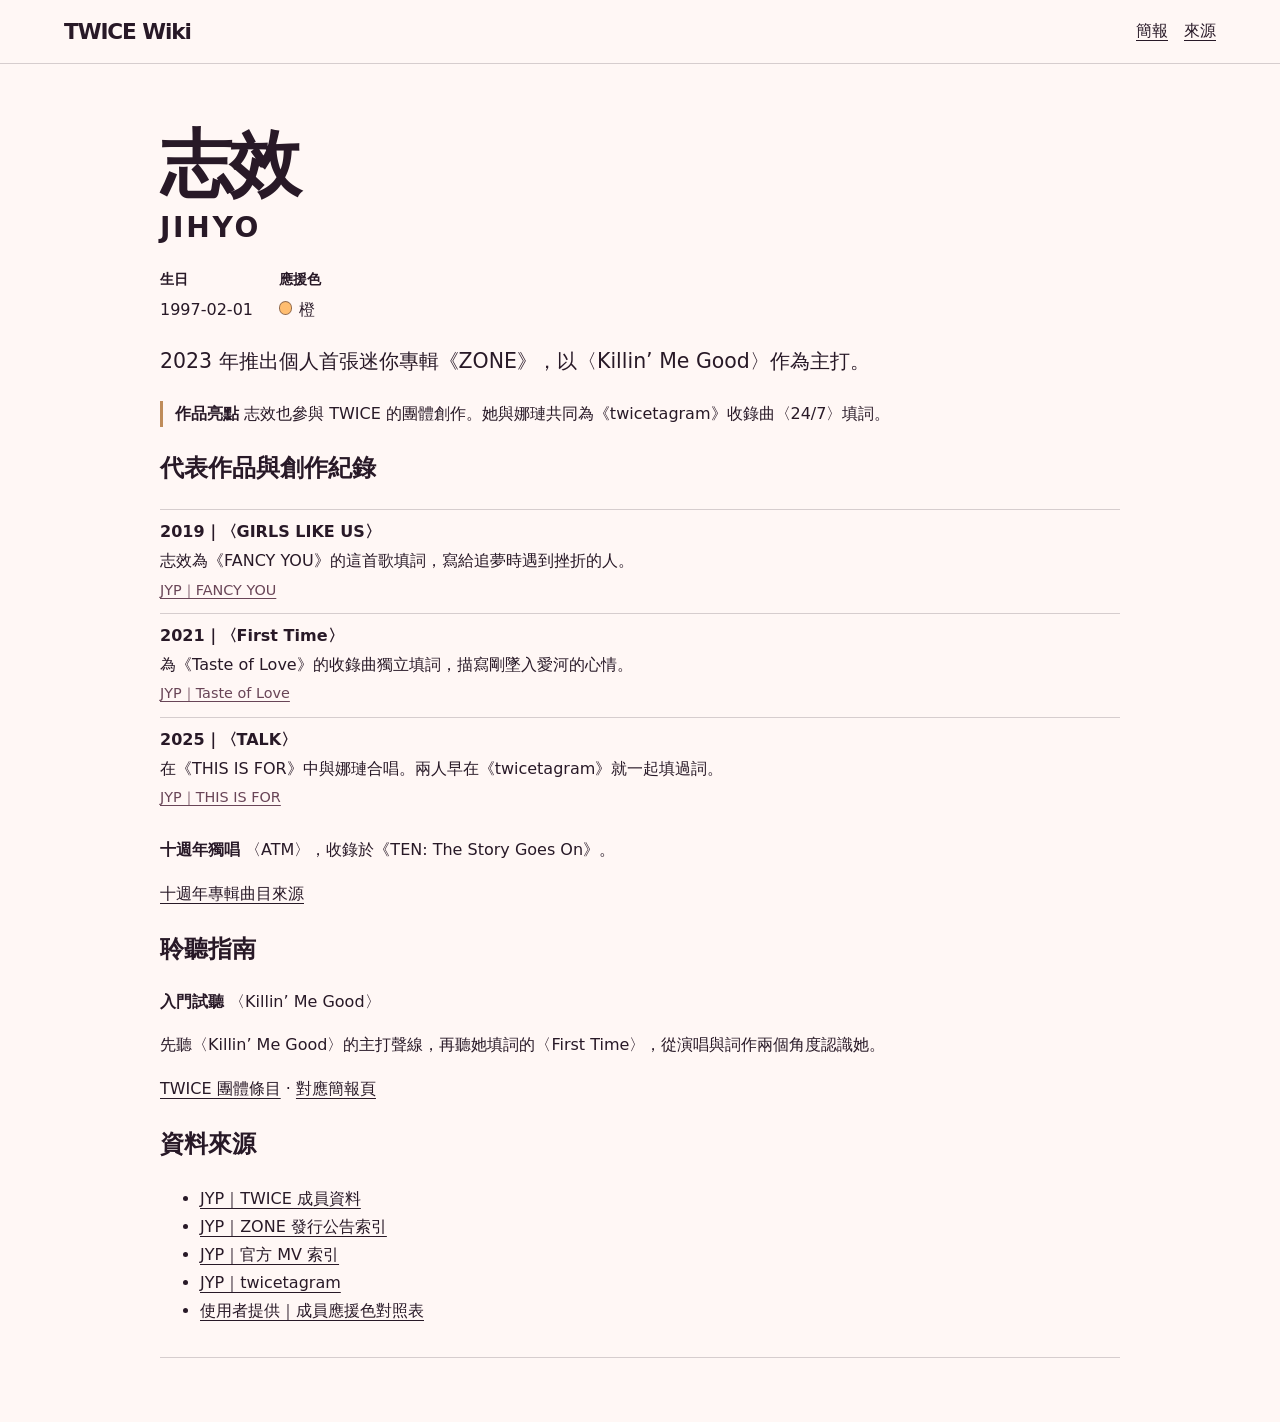
<file: wiki/jihyo.html>
<!doctype html>
<!-- 由 build.py 產生。 -->
<html lang="zh-Hant">
<head><meta charset="utf-8"><meta name="viewport" content="width=device-width, initial-scale=1">
<title>JIHYO｜TWICE Wiki</title><link rel="stylesheet" href="../assets/site.css"></head>
<body><header class="top"><a class="brand" href="index.html">TWICE Wiki</a><nav aria-label="專案導覽"><a href="../index.html">簡報</a><a href="sources.html">來源</a></nav></header><main class="reading"><article style="--accent:#ffbd70"><h1>志效<span>JIHYO</span></h1><dl class="facts"><div><dt>生日</dt><dd><time datetime="1997-02-01">1997-02-01</time></dd></div><div><dt>應援色</dt><dd><i class="swatch"></i>橙</dd></div></dl><p class="lead">2023 年推出個人首張迷你專輯《ZONE》，以〈Killin’ Me Good〉作為主打。</p><p class="member-highlight"><strong>作品亮點</strong> 志效也參與 TWICE 的團體創作。她與娜璉共同為《twicetagram》收錄曲〈24/7〉填詞。</p><h2>代表作品與創作紀錄</h2><ul class="editorial-list"><li><strong>2019｜〈GIRLS LIKE US〉</strong><p>志效為《FANCY YOU》的這首歌填詞，寫給追夢時遇到挫折的人。</p><span class="entry-sources"><a href="sources.html#fancy">JYP｜FANCY YOU</a></span></li><li><strong>2021｜〈First Time〉</strong><p>為《Taste of Love》的收錄曲獨立填詞，描寫剛墜入愛河的心情。</p><span class="entry-sources"><a href="sources.html#taste">JYP｜Taste of Love</a></span></li><li><strong>2025｜〈TALK〉</strong><p>在《THIS IS FOR》中與娜璉合唱。兩人早在《twicetagram》就一起填過詞。</p><span class="entry-sources"><a href="sources.html#this-is-for">JYP｜THIS IS FOR</a></span></li></ul><p><strong>十週年獨唱</strong> 〈ATM〉，收錄於《TEN: The Story Goes On》。</p><p><a href="sources.html#ten">十週年專輯曲目來源</a></p><h2>聆聽指南</h2><p class="listen"><b>入門試聽</b> 〈Killin’ Me Good〉</p><p>先聽〈Killin’ Me Good〉的主打聲線，再聽她填詞的〈First Time〉，從演唱與詞作兩個角度認識她。</p><p><a href="group.html">TWICE 團體條目</a> · <a href="../index.html#jihyo">對應簡報頁</a></p><h2>資料來源</h2><ul><li><a href="sources.html#profile">JYP｜TWICE 成員資料</a></li><li><a href="sources.html#zone">JYP｜ZONE 發行公告索引</a></li><li><a href="sources.html#video">JYP｜官方 MV 索引</a></li><li><a href="sources.html#twicetagram">JYP｜twicetagram</a></li><li><a href="sources.html#colors">使用者提供｜成員應援色對照表</a></li></ul></article></main></body></html>
</file>
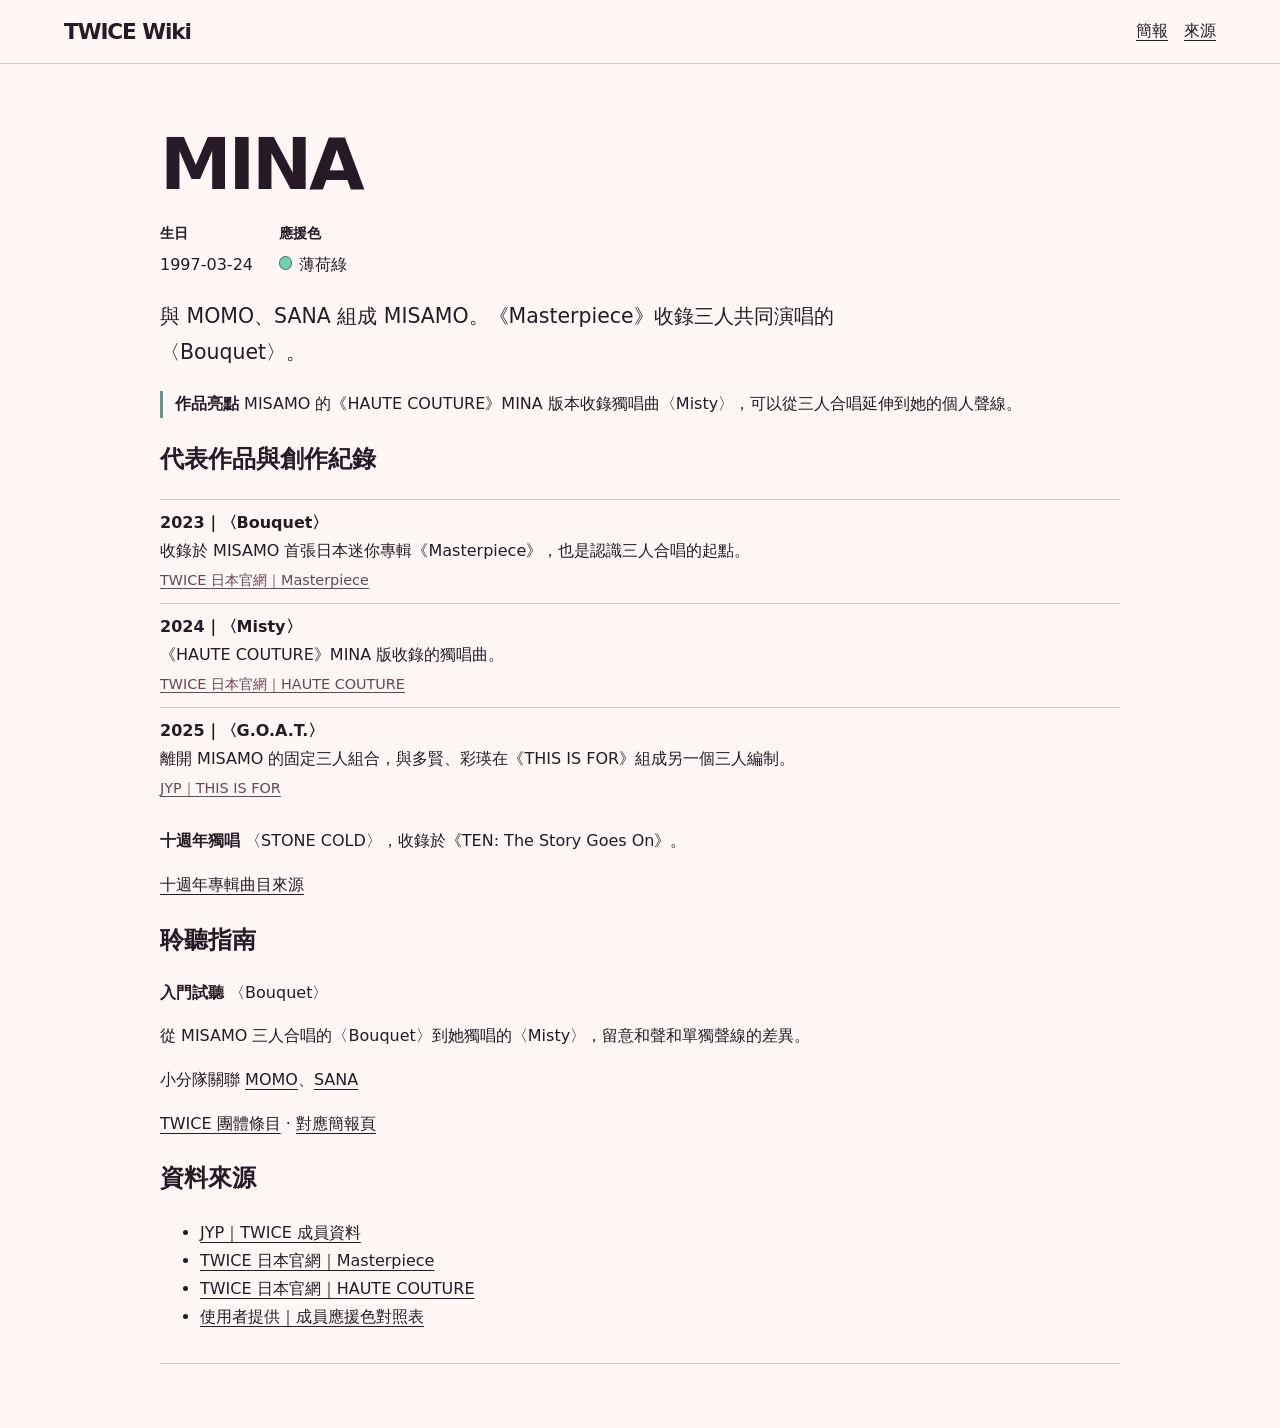
<file: wiki/mina.html>
<!doctype html>
<!-- 由 build.py 產生。 -->
<html lang="zh-Hant">
<head><meta charset="utf-8"><meta name="viewport" content="width=device-width, initial-scale=1">
<title>MINA｜TWICE Wiki</title><link rel="stylesheet" href="../assets/site.css"></head>
<body><header class="top"><a class="brand" href="index.html">TWICE Wiki</a><nav aria-label="專案導覽"><a href="../index.html">簡報</a><a href="sources.html">來源</a></nav></header><main class="reading"><article style="--accent:#70d1b5"><h1>MINA</h1><dl class="facts"><div><dt>生日</dt><dd><time datetime="1997-03-24">1997-03-24</time></dd></div><div><dt>應援色</dt><dd><i class="swatch"></i>薄荷綠</dd></div></dl><p class="lead">與 MOMO、SANA 組成 MISAMO。《Masterpiece》收錄三人共同演唱的〈Bouquet〉。</p><p class="member-highlight"><strong>作品亮點</strong> MISAMO 的《HAUTE COUTURE》MINA 版本收錄獨唱曲〈Misty〉，可以從三人合唱延伸到她的個人聲線。</p><h2>代表作品與創作紀錄</h2><ul class="editorial-list"><li><strong>2023｜〈Bouquet〉</strong><p>收錄於 MISAMO 首張日本迷你專輯《Masterpiece》，也是認識三人合唱的起點。</p><span class="entry-sources"><a href="sources.html#misamo">TWICE 日本官網｜Masterpiece</a></span></li><li><strong>2024｜〈Misty〉</strong><p>《HAUTE COUTURE》MINA 版收錄的獨唱曲。</p><span class="entry-sources"><a href="sources.html#haute-couture">TWICE 日本官網｜HAUTE COUTURE</a></span></li><li><strong>2025｜〈G.O.A.T.〉</strong><p>離開 MISAMO 的固定三人組合，與多賢、彩瑛在《THIS IS FOR》組成另一個三人編制。</p><span class="entry-sources"><a href="sources.html#this-is-for">JYP｜THIS IS FOR</a></span></li></ul><p><strong>十週年獨唱</strong> 〈STONE COLD〉，收錄於《TEN: The Story Goes On》。</p><p><a href="sources.html#ten">十週年專輯曲目來源</a></p><h2>聆聽指南</h2><p class="listen"><b>入門試聽</b> 〈Bouquet〉</p><p>從 MISAMO 三人合唱的〈Bouquet〉到她獨唱的〈Misty〉，留意和聲和單獨聲線的差異。</p><p>小分隊關聯 <a href="momo.html">MOMO</a>、<a href="sana.html">SANA</a></p><p><a href="group.html">TWICE 團體條目</a> · <a href="../index.html#mina">對應簡報頁</a></p><h2>資料來源</h2><ul><li><a href="sources.html#profile">JYP｜TWICE 成員資料</a></li><li><a href="sources.html#misamo">TWICE 日本官網｜Masterpiece</a></li><li><a href="sources.html#haute-couture">TWICE 日本官網｜HAUTE COUTURE</a></li><li><a href="sources.html#colors">使用者提供｜成員應援色對照表</a></li></ul></article></main></body></html>
</file>
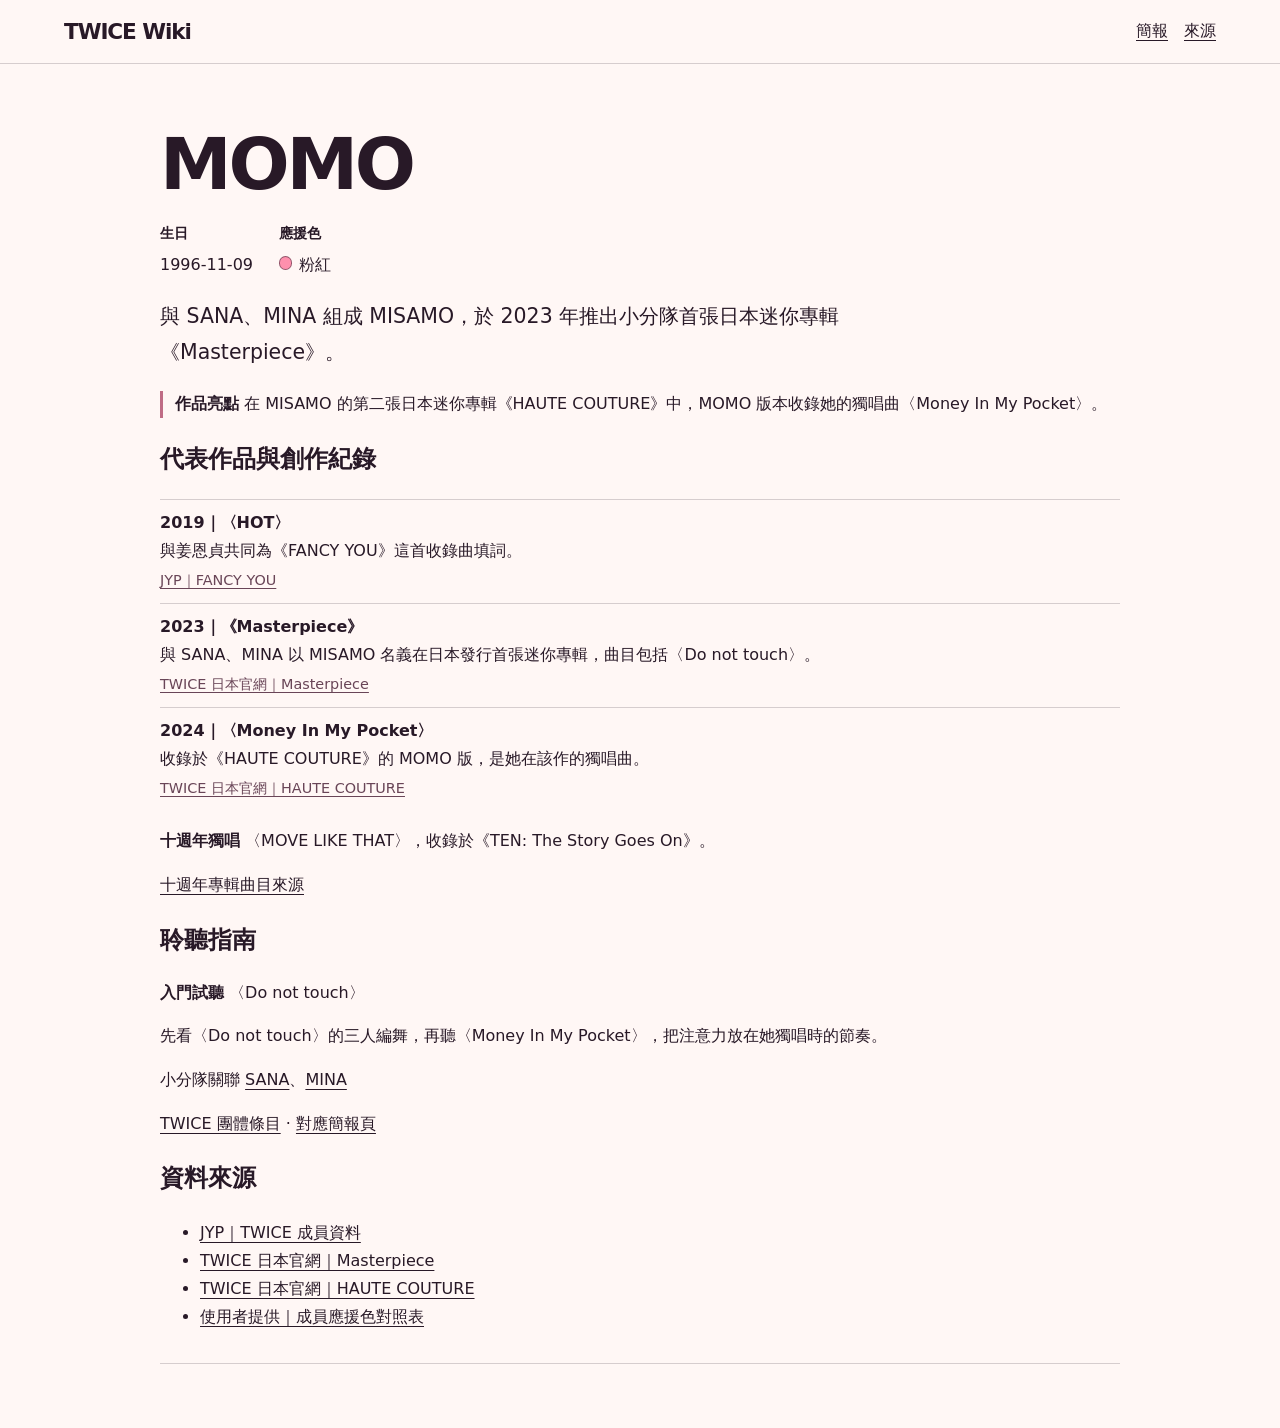
<file: wiki/momo.html>
<!doctype html>
<!-- 由 build.py 產生。 -->
<html lang="zh-Hant">
<head><meta charset="utf-8"><meta name="viewport" content="width=device-width, initial-scale=1">
<title>MOMO｜TWICE Wiki</title><link rel="stylesheet" href="../assets/site.css"></head>
<body><header class="top"><a class="brand" href="index.html">TWICE Wiki</a><nav aria-label="專案導覽"><a href="../index.html">簡報</a><a href="sources.html">來源</a></nav></header><main class="reading"><article style="--accent:#ff90ad"><h1>MOMO</h1><dl class="facts"><div><dt>生日</dt><dd><time datetime="1996-11-09">1996-11-09</time></dd></div><div><dt>應援色</dt><dd><i class="swatch"></i>粉紅</dd></div></dl><p class="lead">與 SANA、MINA 組成 MISAMO，於 2023 年推出小分隊首張日本迷你專輯《Masterpiece》。</p><p class="member-highlight"><strong>作品亮點</strong> 在 MISAMO 的第二張日本迷你專輯《HAUTE COUTURE》中，MOMO 版本收錄她的獨唱曲〈Money In My Pocket〉。</p><h2>代表作品與創作紀錄</h2><ul class="editorial-list"><li><strong>2019｜〈HOT〉</strong><p>與姜恩貞共同為《FANCY YOU》這首收錄曲填詞。</p><span class="entry-sources"><a href="sources.html#fancy">JYP｜FANCY YOU</a></span></li><li><strong>2023｜《Masterpiece》</strong><p>與 SANA、MINA 以 MISAMO 名義在日本發行首張迷你專輯，曲目包括〈Do not touch〉。</p><span class="entry-sources"><a href="sources.html#misamo">TWICE 日本官網｜Masterpiece</a></span></li><li><strong>2024｜〈Money In My Pocket〉</strong><p>收錄於《HAUTE COUTURE》的 MOMO 版，是她在該作的獨唱曲。</p><span class="entry-sources"><a href="sources.html#haute-couture">TWICE 日本官網｜HAUTE COUTURE</a></span></li></ul><p><strong>十週年獨唱</strong> 〈MOVE LIKE THAT〉，收錄於《TEN: The Story Goes On》。</p><p><a href="sources.html#ten">十週年專輯曲目來源</a></p><h2>聆聽指南</h2><p class="listen"><b>入門試聽</b> 〈Do not touch〉</p><p>先看〈Do not touch〉的三人編舞，再聽〈Money In My Pocket〉，把注意力放在她獨唱時的節奏。</p><p>小分隊關聯 <a href="sana.html">SANA</a>、<a href="mina.html">MINA</a></p><p><a href="group.html">TWICE 團體條目</a> · <a href="../index.html#momo">對應簡報頁</a></p><h2>資料來源</h2><ul><li><a href="sources.html#profile">JYP｜TWICE 成員資料</a></li><li><a href="sources.html#misamo">TWICE 日本官網｜Masterpiece</a></li><li><a href="sources.html#haute-couture">TWICE 日本官網｜HAUTE COUTURE</a></li><li><a href="sources.html#colors">使用者提供｜成員應援色對照表</a></li></ul></article></main></body></html>
</file>
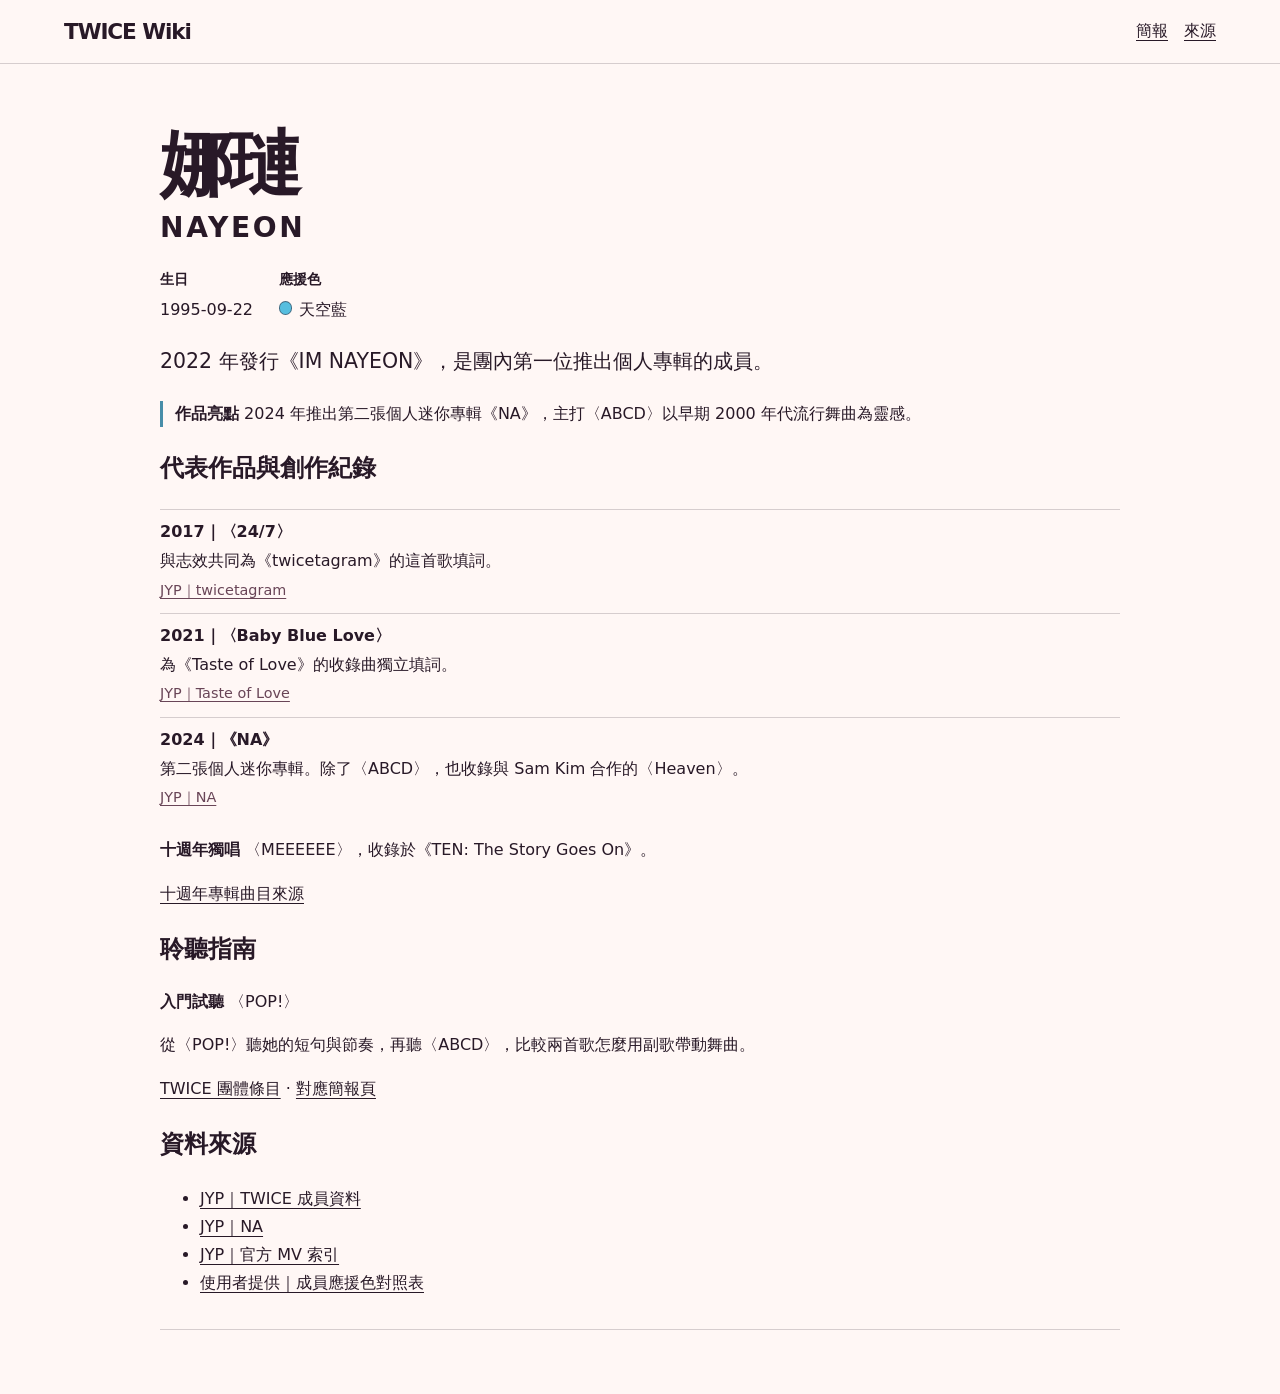
<file: wiki/nayeon.html>
<!doctype html>
<!-- 由 build.py 產生。 -->
<html lang="zh-Hant">
<head><meta charset="utf-8"><meta name="viewport" content="width=device-width, initial-scale=1">
<title>NAYEON｜TWICE Wiki</title><link rel="stylesheet" href="../assets/site.css"></head>
<body><header class="top"><a class="brand" href="index.html">TWICE Wiki</a><nav aria-label="專案導覽"><a href="../index.html">簡報</a><a href="sources.html">來源</a></nav></header><main class="reading"><article style="--accent:#56bedf"><h1>娜璉<span>NAYEON</span></h1><dl class="facts"><div><dt>生日</dt><dd><time datetime="1995-09-22">1995-09-22</time></dd></div><div><dt>應援色</dt><dd><i class="swatch"></i>天空藍</dd></div></dl><p class="lead">2022 年發行《IM NAYEON》，是團內第一位推出個人專輯的成員。</p><p class="member-highlight"><strong>作品亮點</strong> 2024 年推出第二張個人迷你專輯《NA》，主打〈ABCD〉以早期 2000 年代流行舞曲為靈感。</p><h2>代表作品與創作紀錄</h2><ul class="editorial-list"><li><strong>2017｜〈24/7〉</strong><p>與志效共同為《twicetagram》的這首歌填詞。</p><span class="entry-sources"><a href="sources.html#twicetagram">JYP｜twicetagram</a></span></li><li><strong>2021｜〈Baby Blue Love〉</strong><p>為《Taste of Love》的收錄曲獨立填詞。</p><span class="entry-sources"><a href="sources.html#taste">JYP｜Taste of Love</a></span></li><li><strong>2024｜《NA》</strong><p>第二張個人迷你專輯。除了〈ABCD〉，也收錄與 Sam Kim 合作的〈Heaven〉。</p><span class="entry-sources"><a href="sources.html#nayeon">JYP｜NA</a></span></li></ul><p><strong>十週年獨唱</strong> 〈MEEEEEE〉，收錄於《TEN: The Story Goes On》。</p><p><a href="sources.html#ten">十週年專輯曲目來源</a></p><h2>聆聽指南</h2><p class="listen"><b>入門試聽</b> 〈POP!〉</p><p>從〈POP!〉聽她的短句與節奏，再聽〈ABCD〉，比較兩首歌怎麼用副歌帶動舞曲。</p><p><a href="group.html">TWICE 團體條目</a> · <a href="../index.html#nayeon">對應簡報頁</a></p><h2>資料來源</h2><ul><li><a href="sources.html#profile">JYP｜TWICE 成員資料</a></li><li><a href="sources.html#nayeon">JYP｜NA</a></li><li><a href="sources.html#video">JYP｜官方 MV 索引</a></li><li><a href="sources.html#colors">使用者提供｜成員應援色對照表</a></li></ul></article></main></body></html>
</file>
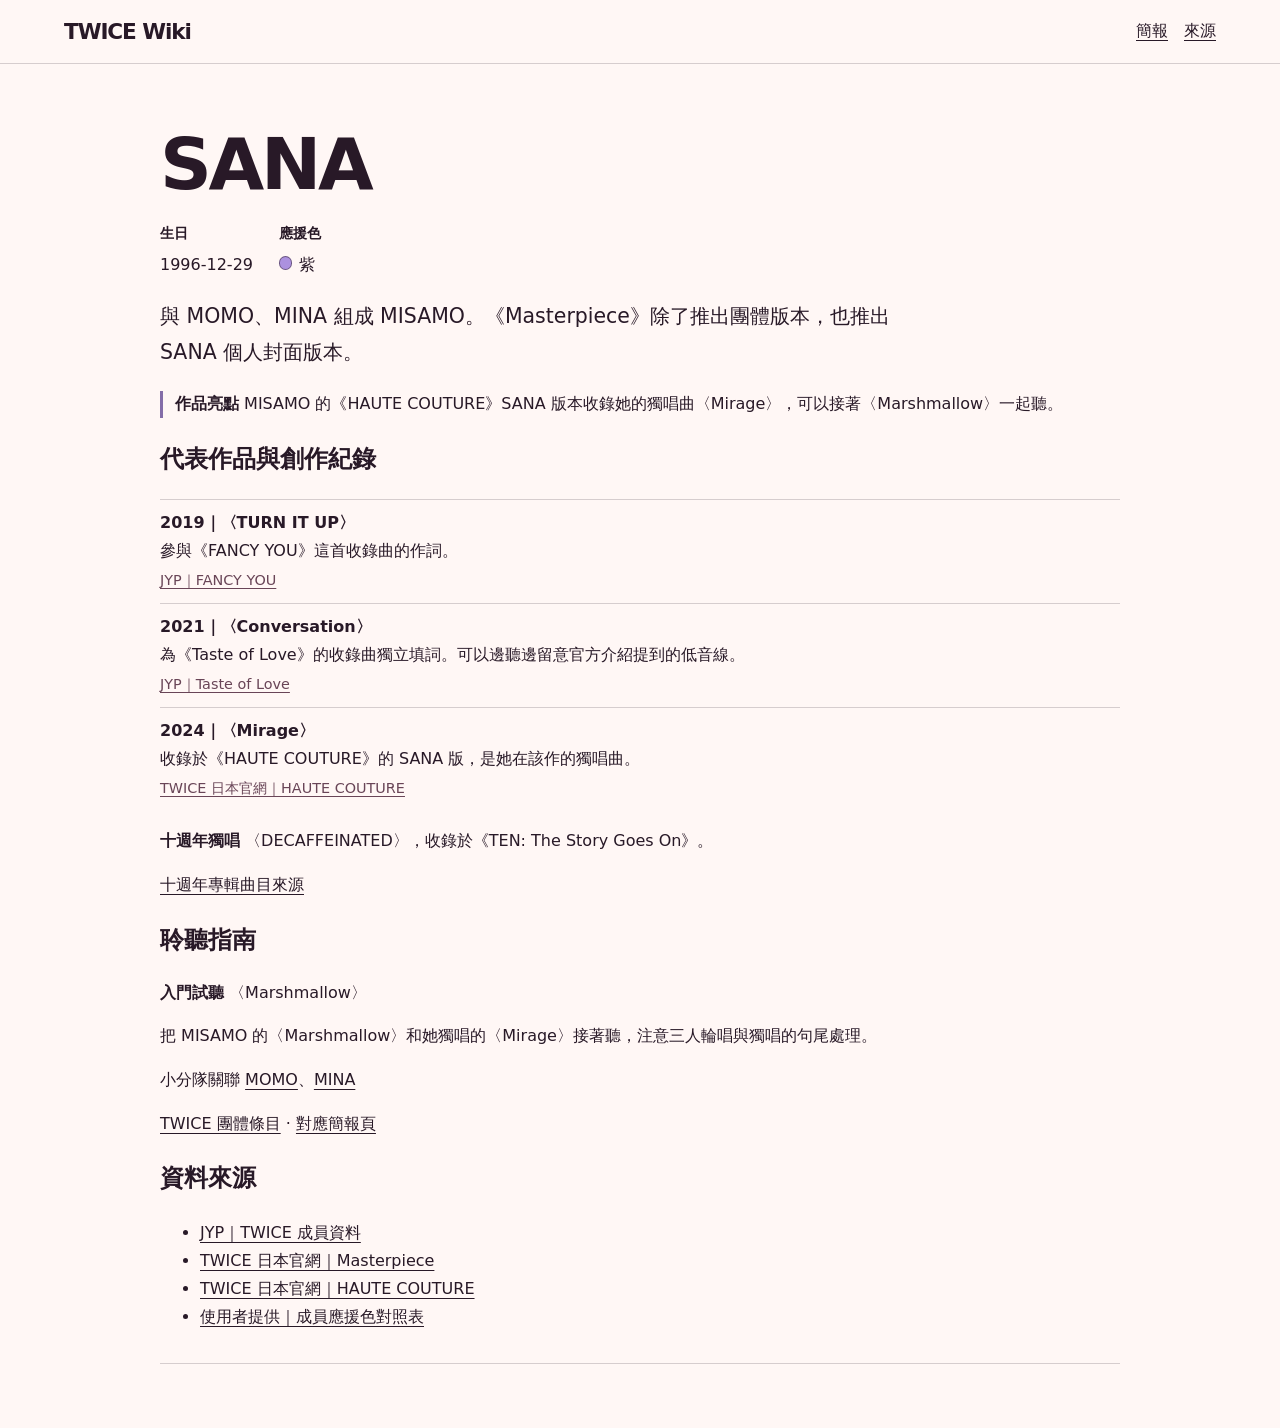
<file: wiki/sana.html>
<!doctype html>
<!-- 由 build.py 產生。 -->
<html lang="zh-Hant">
<head><meta charset="utf-8"><meta name="viewport" content="width=device-width, initial-scale=1">
<title>SANA｜TWICE Wiki</title><link rel="stylesheet" href="../assets/site.css"></head>
<body><header class="top"><a class="brand" href="index.html">TWICE Wiki</a><nav aria-label="專案導覽"><a href="../index.html">簡報</a><a href="sources.html">來源</a></nav></header><main class="reading"><article style="--accent:#ac91df"><h1>SANA</h1><dl class="facts"><div><dt>生日</dt><dd><time datetime="1996-12-29">1996-12-29</time></dd></div><div><dt>應援色</dt><dd><i class="swatch"></i>紫</dd></div></dl><p class="lead">與 MOMO、MINA 組成 MISAMO。《Masterpiece》除了推出團體版本，也推出 SANA 個人封面版本。</p><p class="member-highlight"><strong>作品亮點</strong> MISAMO 的《HAUTE COUTURE》SANA 版本收錄她的獨唱曲〈Mirage〉，可以接著〈Marshmallow〉一起聽。</p><h2>代表作品與創作紀錄</h2><ul class="editorial-list"><li><strong>2019｜〈TURN IT UP〉</strong><p>參與《FANCY YOU》這首收錄曲的作詞。</p><span class="entry-sources"><a href="sources.html#fancy">JYP｜FANCY YOU</a></span></li><li><strong>2021｜〈Conversation〉</strong><p>為《Taste of Love》的收錄曲獨立填詞。可以邊聽邊留意官方介紹提到的低音線。</p><span class="entry-sources"><a href="sources.html#taste">JYP｜Taste of Love</a></span></li><li><strong>2024｜〈Mirage〉</strong><p>收錄於《HAUTE COUTURE》的 SANA 版，是她在該作的獨唱曲。</p><span class="entry-sources"><a href="sources.html#haute-couture">TWICE 日本官網｜HAUTE COUTURE</a></span></li></ul><p><strong>十週年獨唱</strong> 〈DECAFFEINATED〉，收錄於《TEN: The Story Goes On》。</p><p><a href="sources.html#ten">十週年專輯曲目來源</a></p><h2>聆聽指南</h2><p class="listen"><b>入門試聽</b> 〈Marshmallow〉</p><p>把 MISAMO 的〈Marshmallow〉和她獨唱的〈Mirage〉接著聽，注意三人輪唱與獨唱的句尾處理。</p><p>小分隊關聯 <a href="momo.html">MOMO</a>、<a href="mina.html">MINA</a></p><p><a href="group.html">TWICE 團體條目</a> · <a href="../index.html#sana">對應簡報頁</a></p><h2>資料來源</h2><ul><li><a href="sources.html#profile">JYP｜TWICE 成員資料</a></li><li><a href="sources.html#misamo">TWICE 日本官網｜Masterpiece</a></li><li><a href="sources.html#haute-couture">TWICE 日本官網｜HAUTE COUTURE</a></li><li><a href="sources.html#colors">使用者提供｜成員應援色對照表</a></li></ul></article></main></body></html>
</file>
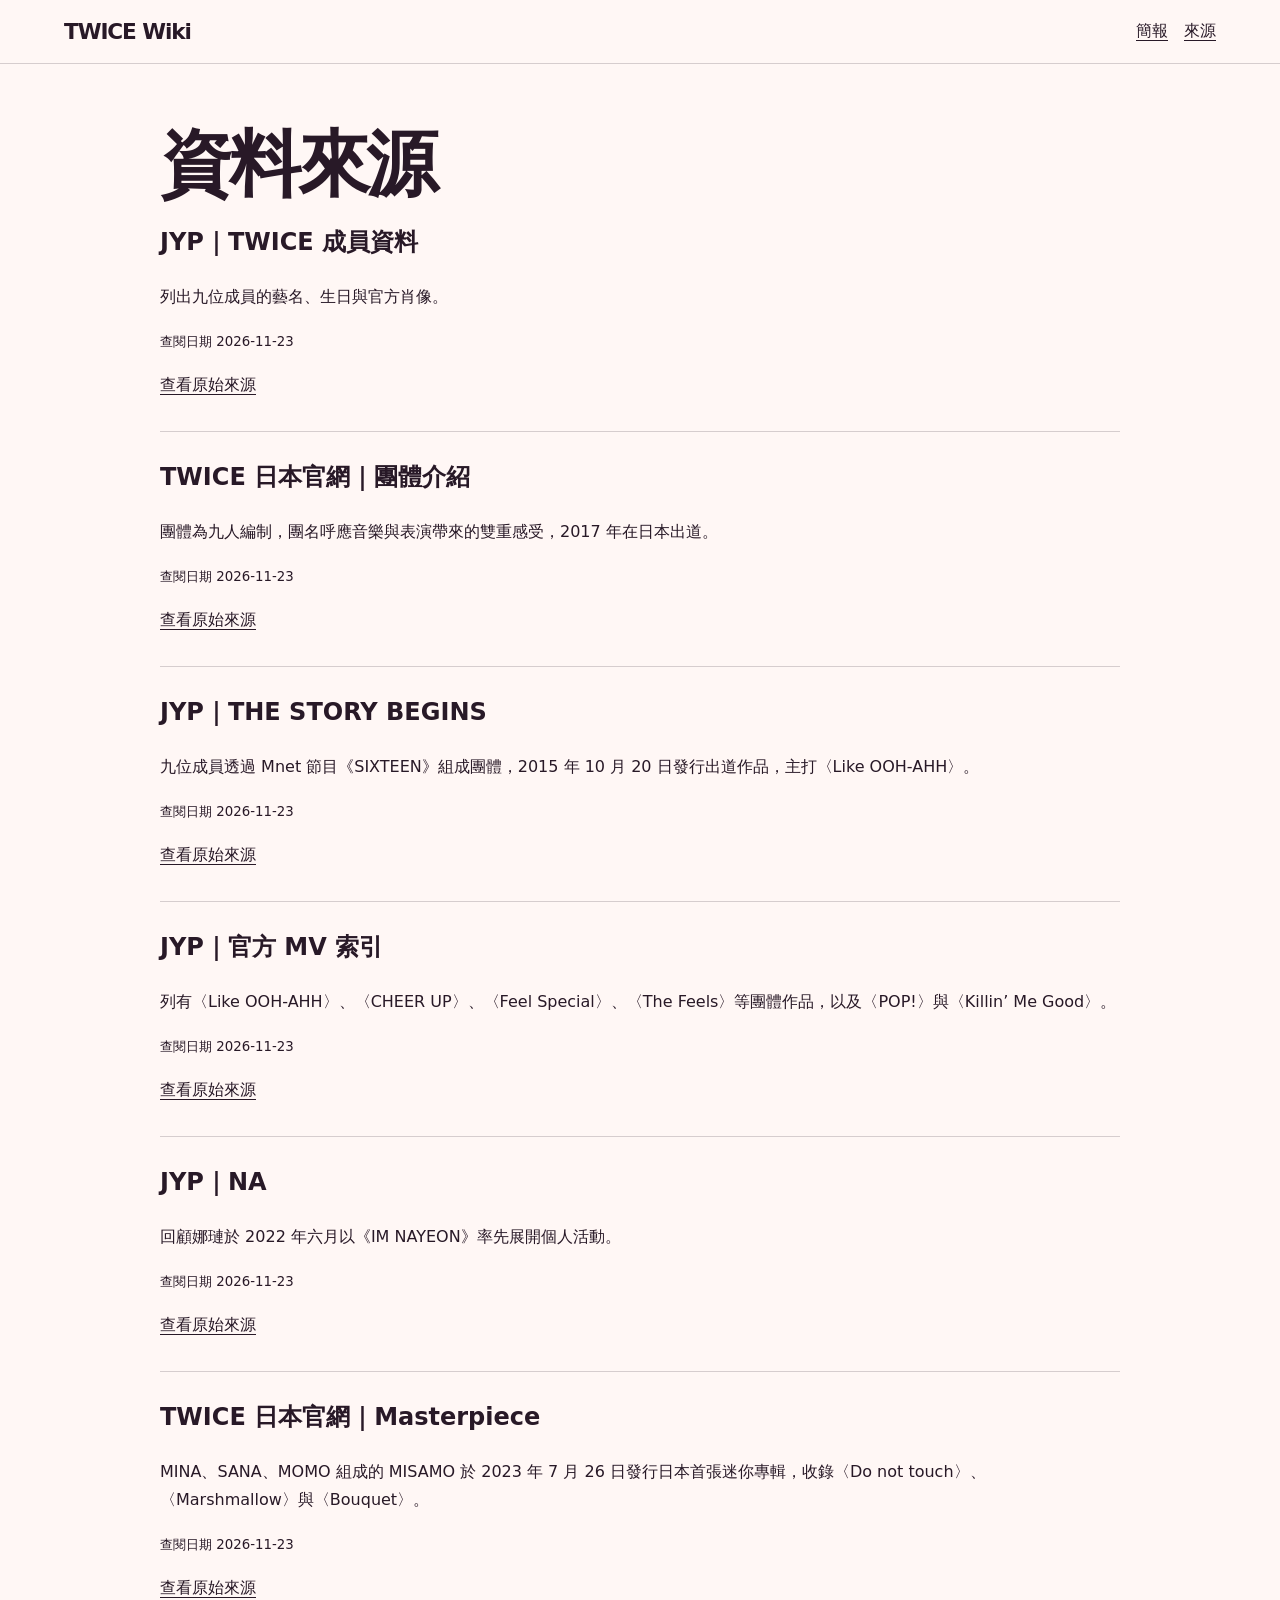
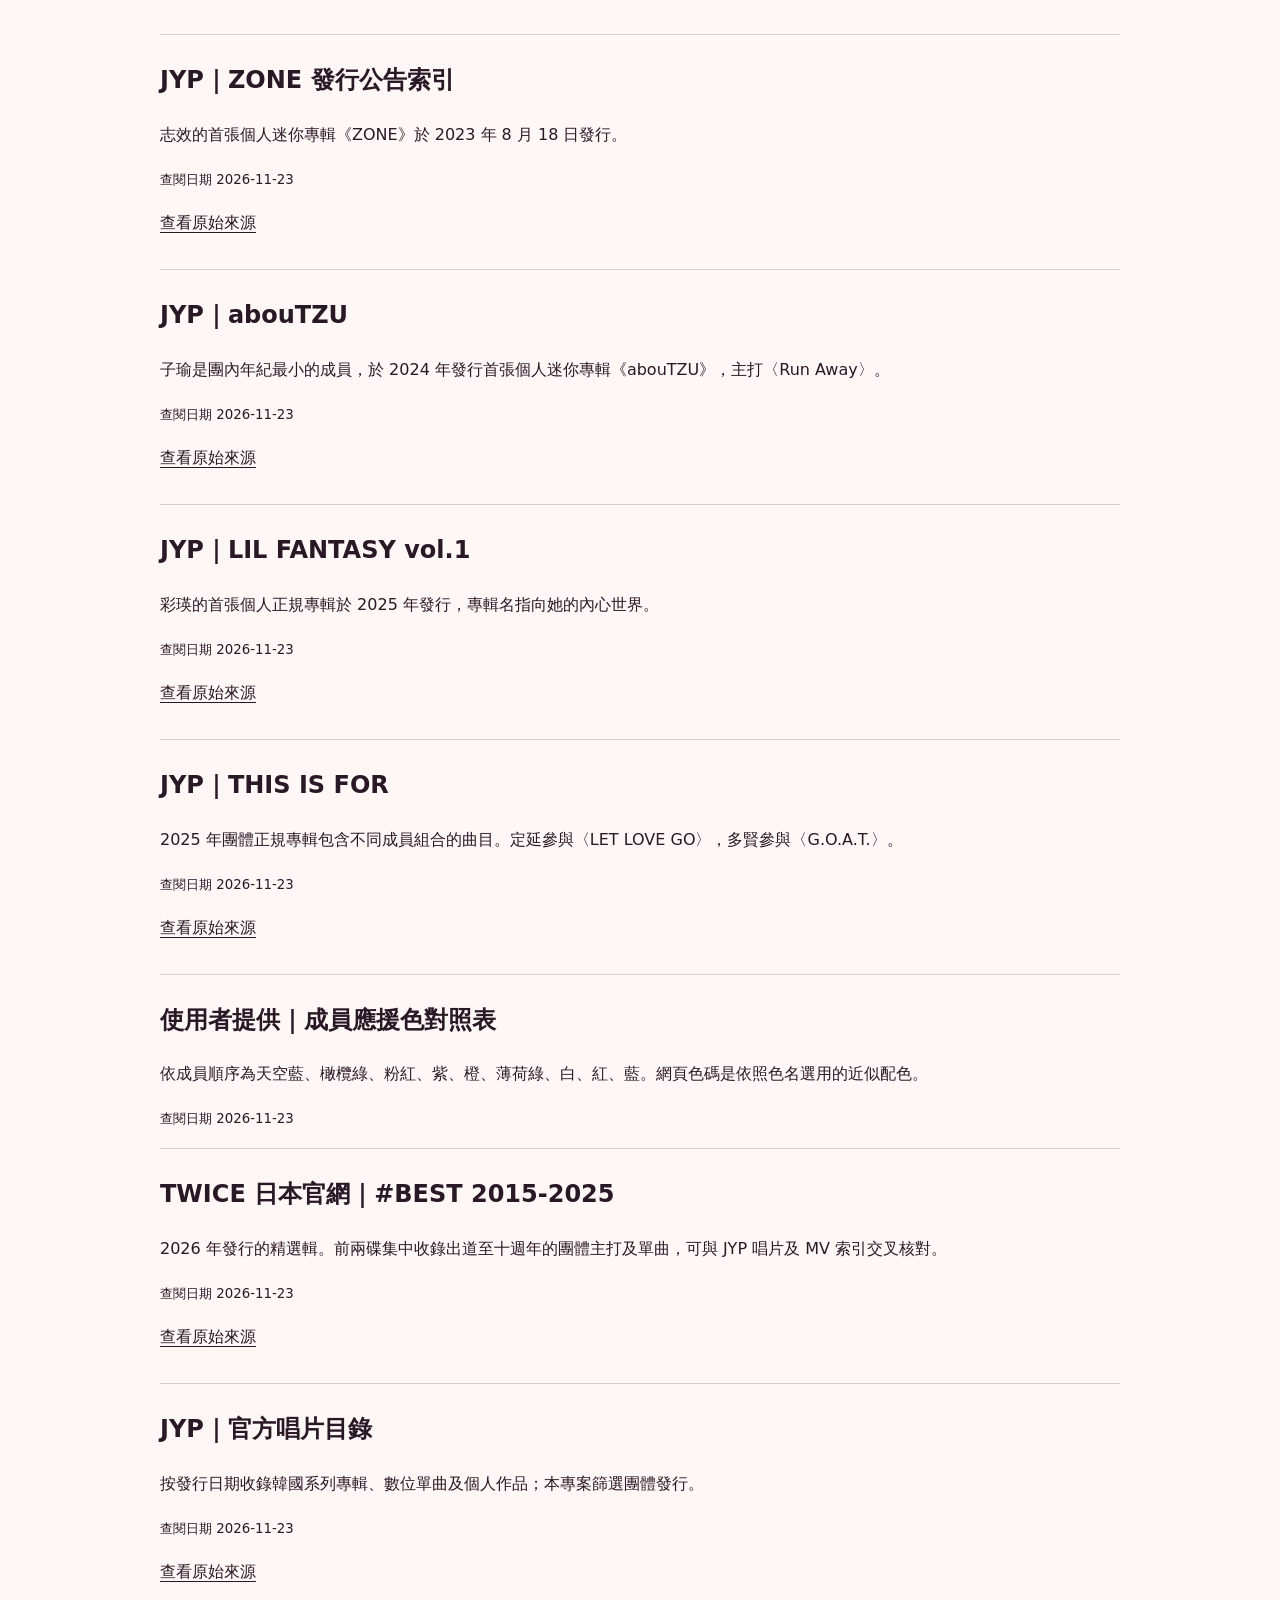
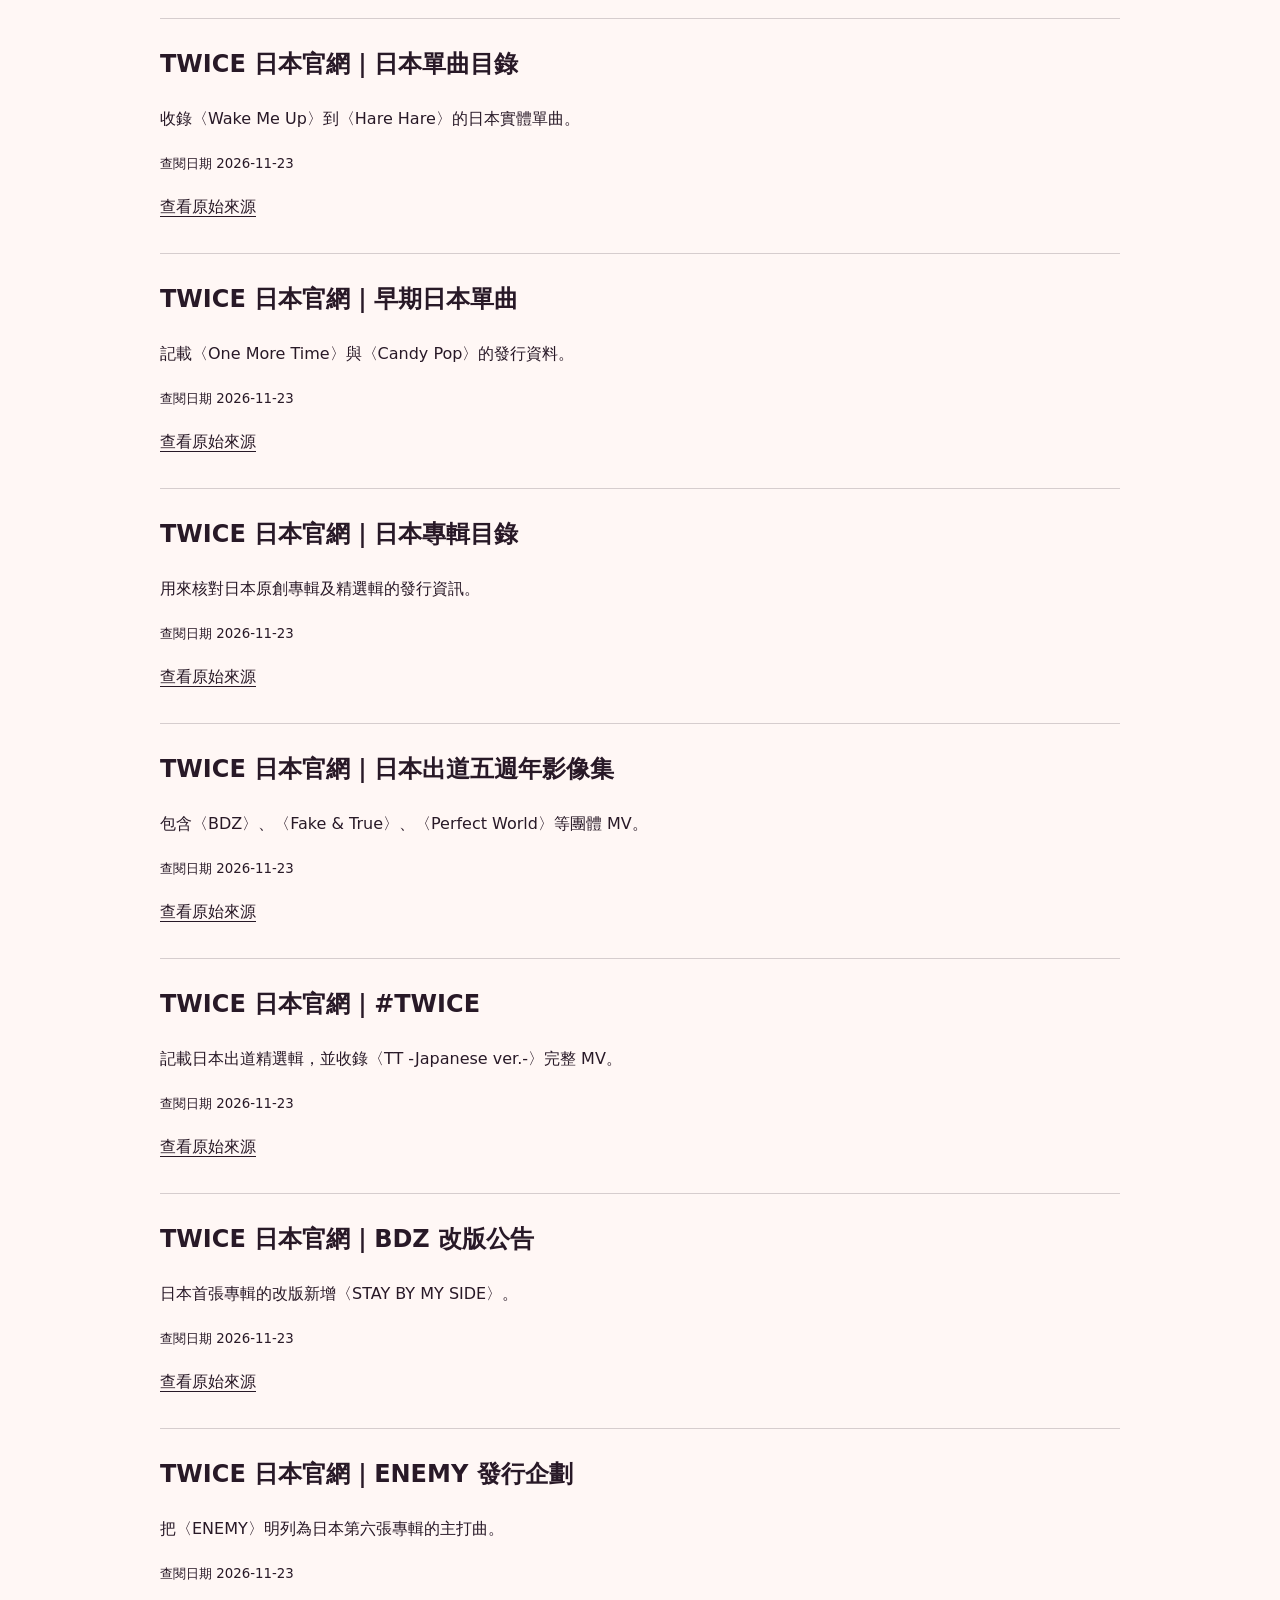
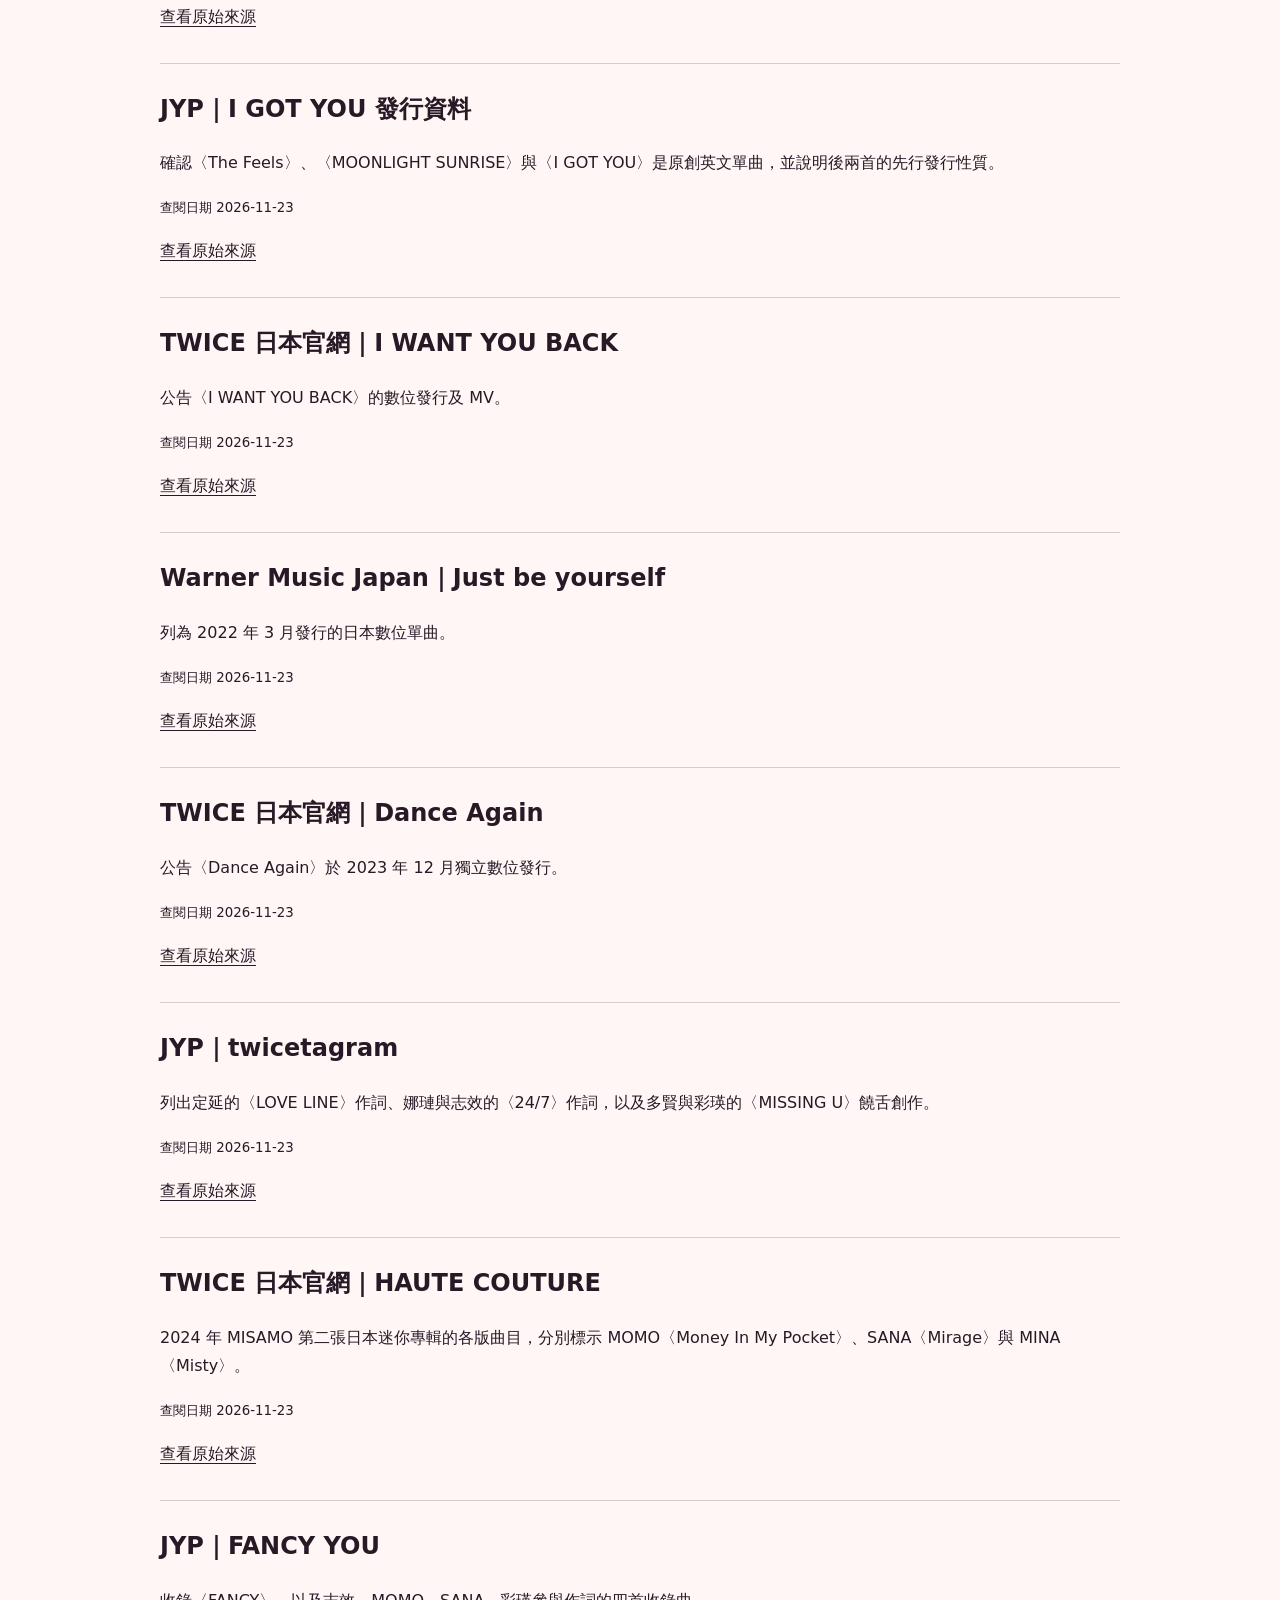
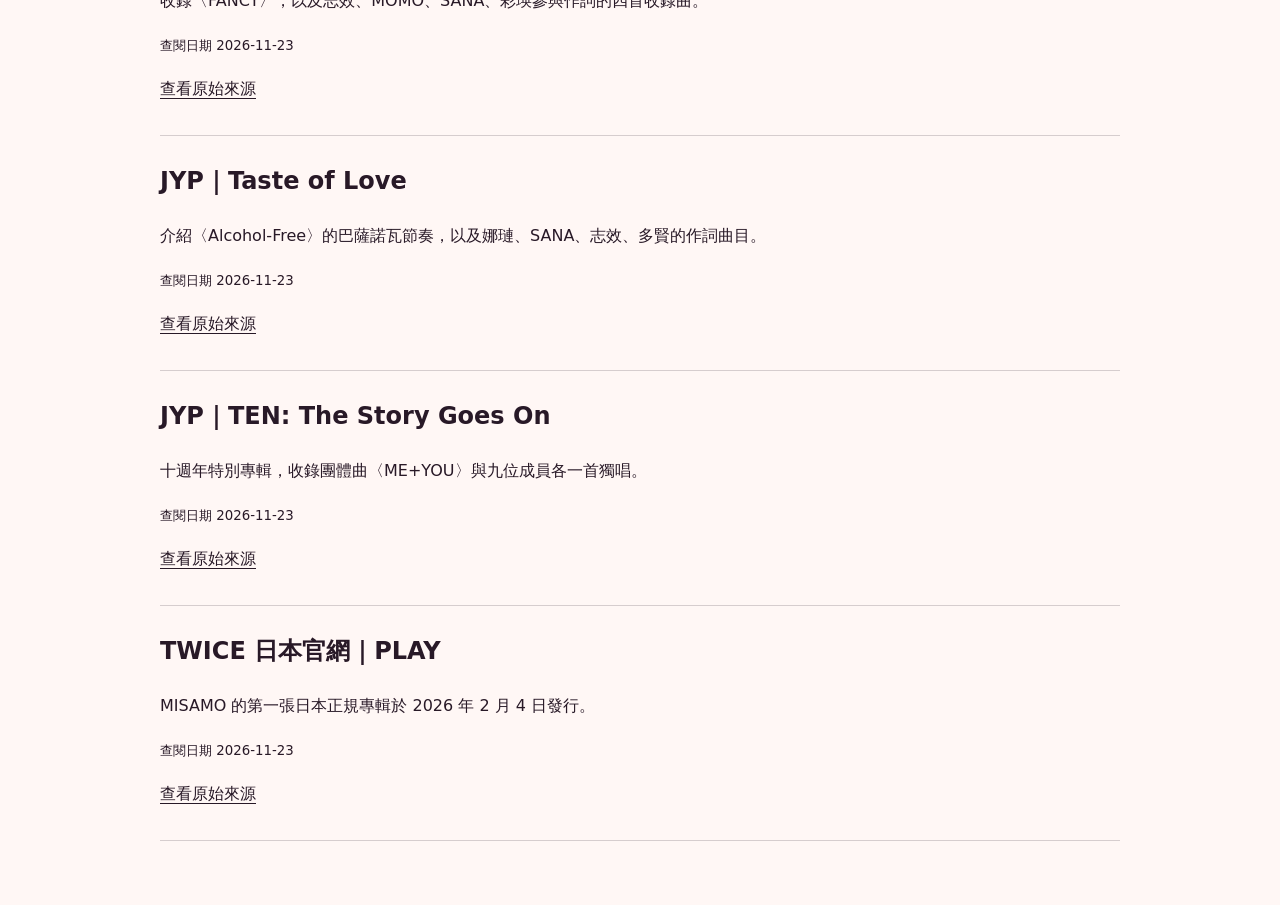
<file: wiki/sources.html>
<!doctype html>
<!-- 由 build.py 產生。 -->
<html lang="zh-Hant">
<head><meta charset="utf-8"><meta name="viewport" content="width=device-width, initial-scale=1">
<title>資料來源｜TWICE Wiki</title><link rel="stylesheet" href="../assets/site.css"></head>
<body><header class="top"><a class="brand" href="index.html">TWICE Wiki</a><nav aria-label="專案導覽"><a href="../index.html">簡報</a><a href="sources.html">來源</a></nav></header><main class="reading"><h1>資料來源</h1><article id="profile"><h2>JYP｜TWICE 成員資料</h2><p>列出九位成員的藝名、生日與官方肖像。</p><small>查閱日期 2026-11-23</small><p><a href="https://twice.jype.com/profile">查看原始來源</a></p></article><article id="japan"><h2>TWICE 日本官網｜團體介紹</h2><p>團體為九人編制，團名呼應音樂與表演帶來的雙重感受，2017 年在日本出道。</p><small>查閱日期 2026-11-23</small><p><a href="https://www.twicejapan.com/?lang=en">查看原始來源</a></p></article><article id="debut"><h2>JYP｜THE STORY BEGINS</h2><p>九位成員透過 Mnet 節目《SIXTEEN》組成團體，2015 年 10 月 20 日發行出道作品，主打〈Like OOH-AHH〉。</p><small>查閱日期 2026-11-23</small><p><a href="https://twice.jype.com/discography/jqpvqq2k">查看原始來源</a></p></article><article id="video"><h2>JYP｜官方 MV 索引</h2><p>列有〈Like OOH-AHH〉、〈CHEER UP〉、〈Feel Special〉、〈The Feels〉等團體作品，以及〈POP!〉與〈Killin’ Me Good〉。</p><small>查閱日期 2026-11-23</small><p><a href="https://twice.jype.com/video">查看原始來源</a></p></article><article id="nayeon"><h2>JYP｜NA</h2><p>回顧娜璉於 2022 年六月以《IM NAYEON》率先展開個人活動。</p><small>查閱日期 2026-11-23</small><p><a href="https://twice.jype.com/discography/9g1kq9h8">查看原始來源</a></p></article><article id="misamo"><h2>TWICE 日本官網｜Masterpiece</h2><p>MINA、SANA、MOMO 組成的 MISAMO 於 2023 年 7 月 26 日發行日本首張迷你專輯，收錄〈Do not touch〉、〈Marshmallow〉與〈Bouquet〉。</p><small>查閱日期 2026-11-23</small><p><a href="https://www.twicejapan.com/discography/detail/63/">查看原始來源</a></p></article><article id="zone"><h2>JYP｜ZONE 發行公告索引</h2><p>志效的首張個人迷你專輯《ZONE》於 2023 年 8 月 18 日發行。</p><small>查閱日期 2026-11-23</small><p><a href="https://twice.jype.com/Mobile/NoticeList?PgIndex=41">查看原始來源</a></p></article><article id="tzuyu"><h2>JYP｜abouTZU</h2><p>子瑜是團內年紀最小的成員，於 2024 年發行首張個人迷你專輯《abouTZU》，主打〈Run Away〉。</p><small>查閱日期 2026-11-23</small><p><a href="https://twice.jype.com/discography/oikypz9f">查看原始來源</a></p></article><article id="chaeyoung"><h2>JYP｜LIL FANTASY vol.1</h2><p>彩瑛的首張個人正規專輯於 2025 年發行，專輯名指向她的內心世界。</p><small>查閱日期 2026-11-23</small><p><a href="https://twice.jype.com/discography/d6kjdlvw">查看原始來源</a></p></article><article id="this-is-for"><h2>JYP｜THIS IS FOR</h2><p>2025 年團體正規專輯包含不同成員組合的曲目。定延參與〈LET LOVE GO〉，多賢參與〈G.O.A.T.〉。</p><small>查閱日期 2026-11-23</small><p><a href="https://twice.jype.com/discography/7lpxlcye">查看原始來源</a></p></article><article id="colors"><h2>使用者提供｜成員應援色對照表</h2><p>依成員順序為天空藍、橄欖綠、粉紅、紫、橙、薄荷綠、白、紅、藍。網頁色碼是依照色名選用的近似配色。</p><small>查閱日期 2026-11-23</small></article><article id="best"><h2>TWICE 日本官網｜#BEST 2015-2025</h2><p>2026 年發行的精選輯。前兩碟集中收錄出道至十週年的團體主打及單曲，可與 JYP 唱片及 MV 索引交叉核對。</p><small>查閱日期 2026-11-23</small><p><a href="https://www.twicejapan.com/discography/detail/91/">查看原始來源</a></p></article><article id="korean-discography"><h2>JYP｜官方唱片目錄</h2><p>按發行日期收錄韓國系列專輯、數位單曲及個人作品；本專案篩選團體發行。</p><small>查閱日期 2026-11-23</small><p><a href="https://twice.jype.com/discography">查看原始來源</a></p></article><article id="japan-singles"><h2>TWICE 日本官網｜日本單曲目錄</h2><p>收錄〈Wake Me Up〉到〈Hare Hare〉的日本實體單曲。</p><small>查閱日期 2026-11-23</small><p><a href="https://www.twicejapan.com/discography/kind/1/">查看原始來源</a></p></article><article id="japan-singles-2"><h2>TWICE 日本官網｜早期日本單曲</h2><p>記載〈One More Time〉與〈Candy Pop〉的發行資料。</p><small>查閱日期 2026-11-23</small><p><a href="https://www.twicejapan.com/discography/kind/1/?page=2">查看原始來源</a></p></article><article id="japan-albums"><h2>TWICE 日本官網｜日本專輯目錄</h2><p>用來核對日本原創專輯及精選輯的發行資訊。</p><small>查閱日期 2026-11-23</small><p><a href="https://www.twicejapan.com/discography/kind/2/">查看原始來源</a></p></article><article id="japan-video"><h2>TWICE 日本官網｜日本出道五週年影像集</h2><p>包含〈BDZ〉、〈Fake &amp; True〉、〈Perfect World〉等團體 MV。</p><small>查閱日期 2026-11-23</small><p><a href="https://www.twicejapan.com/discography/detail/53/">查看原始來源</a></p></article><article id="japan-debut"><h2>TWICE 日本官網｜#TWICE</h2><p>記載日本出道精選輯，並收錄〈TT -Japanese ver.-〉完整 MV。</p><small>查閱日期 2026-11-23</small><p><a href="https://www.twicejapan.com/feature/album_twice">查看原始來源</a></p></article><article id="japan-repackage"><h2>TWICE 日本官網｜BDZ 改版公告</h2><p>日本首張專輯的改版新增〈STAY BY MY SIDE〉。</p><small>查閱日期 2026-11-23</small><p><a href="https://www.twicejapan.com/news/detail/352">查看原始來源</a></p></article><article id="japan-enemy"><h2>TWICE 日本官網｜ENEMY 發行企劃</h2><p>把〈ENEMY〉明列為日本第六張專輯的主打曲。</p><small>查閱日期 2026-11-23</small><p><a href="https://www.twicejapan.com/news/detail/1844">查看原始來源</a></p></article><article id="english-singles"><h2>JYP｜I GOT YOU 發行資料</h2><p>確認〈The Feels〉、〈MOONLIGHT SUNRISE〉與〈I GOT YOU〉是原創英文單曲，並說明後兩首的先行發行性質。</p><small>查閱日期 2026-11-23</small><p><a href="https://twice.jype.com/discography/pwmxbqmn">查看原始來源</a></p></article><article id="japan-want"><h2>TWICE 日本官網｜I WANT YOU BACK</h2><p>公告〈I WANT YOU BACK〉的數位發行及 MV。</p><small>查閱日期 2026-11-23</small><p><a href="https://www.twicejapan.com/news/detail/267">查看原始來源</a></p></article><article id="japan-yourself"><h2>Warner Music Japan｜Just be yourself</h2><p>列為 2022 年 3 月發行的日本數位單曲。</p><small>查閱日期 2026-11-23</small><p><a href="https://wmg.jp/twice/discography/25883">查看原始來源</a></p></article><article id="japan-dance"><h2>TWICE 日本官網｜Dance Again</h2><p>公告〈Dance Again〉於 2023 年 12 月獨立數位發行。</p><small>查閱日期 2026-11-23</small><p><a href="https://www.twicejapan.com/news/detail/1379">查看原始來源</a></p></article><article id="twicetagram"><h2>JYP｜twicetagram</h2><p>列出定延的〈LOVE LINE〉作詞、娜璉與志效的〈24/7〉作詞，以及多賢與彩瑛的〈MISSING U〉饒舌創作。</p><small>查閱日期 2026-11-23</small><p><a href="https://twice.jype.com/discography/cpzs0rno">查看原始來源</a></p></article><article id="haute-couture"><h2>TWICE 日本官網｜HAUTE COUTURE</h2><p>2024 年 MISAMO 第二張日本迷你專輯的各版曲目，分別標示 MOMO〈Money In My Pocket〉、SANA〈Mirage〉與 MINA〈Misty〉。</p><small>查閱日期 2026-11-23</small><p><a href="https://www.twicejapan.com/feature/HAUTECOUTURE">查看原始來源</a></p></article><article id="fancy"><h2>JYP｜FANCY YOU</h2><p>收錄〈FANCY〉，以及志效、MOMO、SANA、彩瑛參與作詞的四首收錄曲。</p><small>查閱日期 2026-11-23</small><p><a href="https://twice.jype.com/discography/dwedyf51">查看原始來源</a></p></article><article id="taste"><h2>JYP｜Taste of Love</h2><p>介紹〈Alcohol-Free〉的巴薩諾瓦節奏，以及娜璉、SANA、志效、多賢的作詞曲目。</p><small>查閱日期 2026-11-23</small><p><a href="https://twice.jype.com/discography/sltqfp9k">查看原始來源</a></p></article><article id="ten"><h2>JYP｜TEN: The Story Goes On</h2><p>十週年特別專輯，收錄團體曲〈ME+YOU〉與九位成員各一首獨唱。</p><small>查閱日期 2026-11-23</small><p><a href="https://twice.jype.com/discography/srviv59i">查看原始來源</a></p></article><article id="play"><h2>TWICE 日本官網｜PLAY</h2><p>MISAMO 的第一張日本正規專輯於 2026 年 2 月 4 日發行。</p><small>查閱日期 2026-11-23</small><p><a href="https://www.twicejapan.com/discography/detail/89/">查看原始來源</a></p></article></main></body></html>
</file>
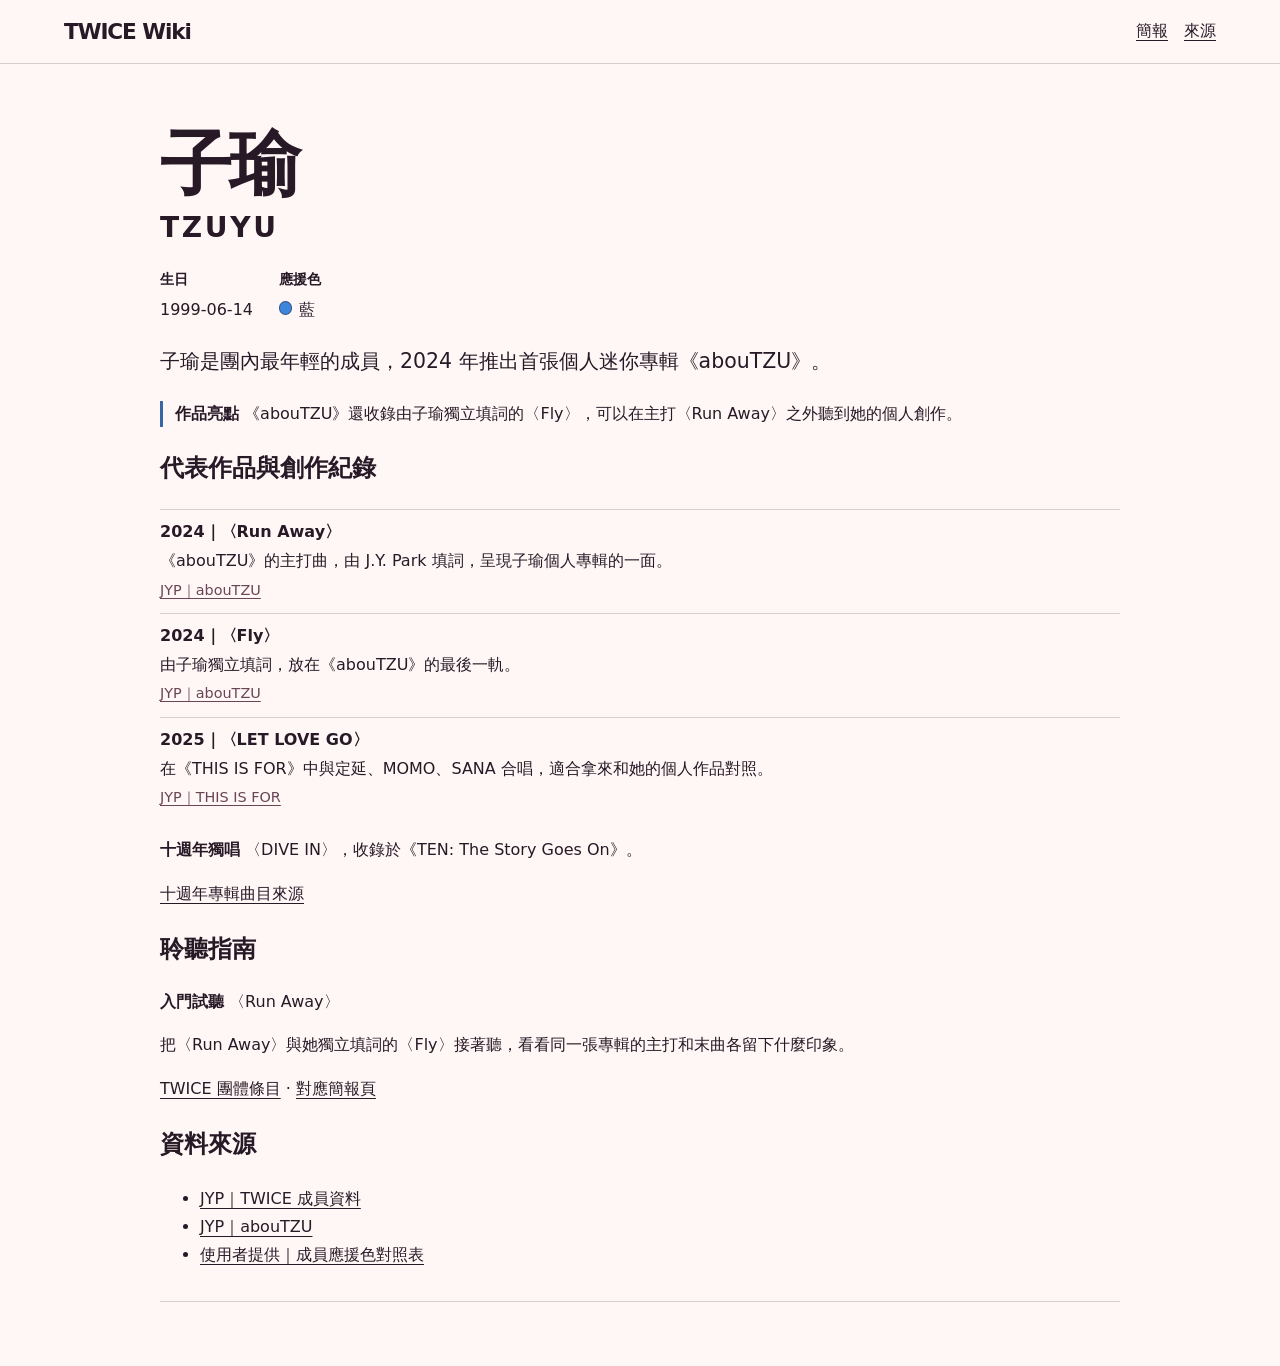
<file: wiki/tzuyu.html>
<!doctype html>
<!-- 由 build.py 產生。 -->
<html lang="zh-Hant">
<head><meta charset="utf-8"><meta name="viewport" content="width=device-width, initial-scale=1">
<title>TZUYU｜TWICE Wiki</title><link rel="stylesheet" href="../assets/site.css"></head>
<body><header class="top"><a class="brand" href="index.html">TWICE Wiki</a><nav aria-label="專案導覽"><a href="../index.html">簡報</a><a href="sources.html">來源</a></nav></header><main class="reading"><article style="--accent:#3d86dc"><h1>子瑜<span>TZUYU</span></h1><dl class="facts"><div><dt>生日</dt><dd><time datetime="1999-06-14">1999-06-14</time></dd></div><div><dt>應援色</dt><dd><i class="swatch"></i>藍</dd></div></dl><p class="lead">子瑜是團內最年輕的成員，2024 年推出首張個人迷你專輯《abouTZU》。</p><p class="member-highlight"><strong>作品亮點</strong> 《abouTZU》還收錄由子瑜獨立填詞的〈Fly〉，可以在主打〈Run Away〉之外聽到她的個人創作。</p><h2>代表作品與創作紀錄</h2><ul class="editorial-list"><li><strong>2024｜〈Run Away〉</strong><p>《abouTZU》的主打曲，由 J.Y. Park 填詞，呈現子瑜個人專輯的一面。</p><span class="entry-sources"><a href="sources.html#tzuyu">JYP｜abouTZU</a></span></li><li><strong>2024｜〈Fly〉</strong><p>由子瑜獨立填詞，放在《abouTZU》的最後一軌。</p><span class="entry-sources"><a href="sources.html#tzuyu">JYP｜abouTZU</a></span></li><li><strong>2025｜〈LET LOVE GO〉</strong><p>在《THIS IS FOR》中與定延、MOMO、SANA 合唱，適合拿來和她的個人作品對照。</p><span class="entry-sources"><a href="sources.html#this-is-for">JYP｜THIS IS FOR</a></span></li></ul><p><strong>十週年獨唱</strong> 〈DIVE IN〉，收錄於《TEN: The Story Goes On》。</p><p><a href="sources.html#ten">十週年專輯曲目來源</a></p><h2>聆聽指南</h2><p class="listen"><b>入門試聽</b> 〈Run Away〉</p><p>把〈Run Away〉與她獨立填詞的〈Fly〉接著聽，看看同一張專輯的主打和末曲各留下什麼印象。</p><p><a href="group.html">TWICE 團體條目</a> · <a href="../index.html#tzuyu">對應簡報頁</a></p><h2>資料來源</h2><ul><li><a href="sources.html#profile">JYP｜TWICE 成員資料</a></li><li><a href="sources.html#tzuyu">JYP｜abouTZU</a></li><li><a href="sources.html#colors">使用者提供｜成員應援色對照表</a></li></ul></article></main></body></html>
</file>
<file: assets/site.css>
* { box-sizing: border-box; }
:root {
  color-scheme: light;
  font-family: "Noto Sans TC", "Microsoft JhengHei", system-ui, sans-serif;
  color: #281927;
  background: #fff7f5;
  --accent: #ffa1ae;
  --line: #28192730;
}
body { margin: 0; }
[hidden] { display: none !important; }
a { color: inherit; text-underline-offset: .23em; }
button, select { font: inherit; color: inherit; }
:focus-visible { outline: 3px solid #7d2450; outline-offset: 4px; }
.top, .controls {
  display: flex;
  align-items: center;
  justify-content: space-between;
  gap: .75rem;
  padding: .85rem clamp(1rem, 5vw, 5rem);
}
.top { min-height: 64px; border-bottom: 1px solid var(--line); }
.top nav { display: flex; gap: 1rem; }
.brand { font: 900 1.35rem/1 system-ui, sans-serif; letter-spacing: -.05em; text-decoration: none; }
.brand span { color: #ac3761; }
.deck { margin: 0 auto; max-width: 1560px; padding: clamp(.75rem, 2vw, 2rem) clamp(.75rem, 4vw, 4rem) 0; }
.slide {
  display: grid;
  align-items: center;
  min-height: clamp(460px, 70dvh, 760px);
  margin-bottom: 1rem;
  border: 1px solid var(--line);
  border-radius: 1.5rem;
  overflow: hidden;
  background: linear-gradient(120deg, color-mix(in srgb, var(--accent) 36%, #fff) 0%, #fff9f6 75%);
}
.split { grid-template-columns: 1fr 1.12fr; }
.copy { padding: clamp(1.4rem, 5vw, 4.5rem); }
.full .copy { max-width: 70rem; width: 100%; margin: auto; }
.eyebrow { border-left: .55rem solid var(--accent); padding-left: .7rem; margin: 0 0 1rem; font-weight: 800; letter-spacing: .12em; }
h1 { font-size: clamp(2.6rem, 6vw, 6.1rem); line-height: 1.02; letter-spacing: -.045em; margin: 0 0 1.25rem; }
h1 span { display: block; font-size: .39em; line-height: 1.3; letter-spacing: .095em; margin-top: .55rem; }
.lead { font-size: clamp(1rem, 1.6vw, 1.32rem); line-height: 1.75; max-width: 48rem; }
.primary { display: inline-block; margin: .4rem 1rem .3rem 0; padding: .65rem .95rem; border-radius: .6rem; background: #281927; color: white; text-decoration: none; font-weight: 700; }
.text-link { display: inline-block; margin-top: .55rem; font-weight: 700; }
.visual { height: 100%; min-height: 360px; position: relative; background: color-mix(in srgb, var(--accent) 66%, #fff); }
.visual img { display: block; position: absolute; width: 100%; height: 100%; object-fit: contain; padding: clamp(.6rem, 2vw, 1.75rem); }
.portrait-placeholder { display: grid; place-content: center; text-align: center; height: 100%; min-height: 360px; gap: .5rem; }
.portrait-placeholder strong { font-size: clamp(1.75rem, 5vw, 4rem); }
.facts { display: flex; flex-wrap: wrap; gap: .8rem 1.6rem; }
dt { font-weight: 800; font-size: .9rem; }
dd { margin: .25rem 0 0; }
.swatch, .lineup a::before { display: inline-block; width: .86rem; height: .86rem; background: var(--swatch, var(--accent)); border: 1px solid #28192780; border-radius: 50%; margin-right: .4rem; }
.listen { line-height: 1.55; }
.member-highlight { border-left: 3px solid color-mix(in srgb, var(--accent) 70%, #281927); padding-left: .75rem; line-height: 1.65; }
.editorial-list { list-style: none; padding: 0; }
.editorial-list li { border-top: 1px solid var(--line); padding: .65rem 0; line-height: 1.55; }
.editorial-list li p { margin: .24rem 0; }
.entry-sources { font-size: .9rem; color: #694557; }
.track-scope { font-size: .95rem; line-height: 1.65; max-width: 53rem; }
.track-catalog { display: grid; grid-template-columns: repeat(3, minmax(0, 1fr)); gap: .75rem; align-items: start; }
.track-category { margin: 0; padding: .8rem; border: 1px solid var(--line); background: #fffaf8; border-radius: .7rem; overflow-wrap: anywhere; }
.track-category summary span, .track-sources { color: #694557; font-size: .9rem; }
.track-year { display: grid; grid-template-columns: 3.2rem minmax(0, 1fr); gap: .35rem; padding: .38rem 0; border-bottom: 1px solid var(--line); }
.track-year h3 { font-size: .95rem; margin: 0; }
.track-year ul { margin: 0; padding: 0; list-style: none; line-height: 1.45; }
.track-sources { margin-bottom: 0; line-height: 1.6; }
.lineup, .wiki-lineup { list-style: none; display: flex; flex-wrap: wrap; gap: .5rem; padding: 0; }
.lineup a, .wiki-lineup a { display: block; padding: .35rem .65rem; border: 1px solid var(--line); border-radius: .4rem; background: #fff9; }
.lineup a::before { content: ""; }
details { margin: 1rem 0 .5rem; }
summary { cursor: pointer; font-weight: 700; }
.controls { padding-top: 0; padding-bottom: 1.2rem; justify-content: center; flex-wrap: wrap; }
.controls button, .controls select { background: #fff; border: 1px solid #805f73; border-radius: .5rem; padding: .5rem .75rem; min-height: 44px; }
.controls button { cursor: pointer; }
.controls button:disabled { opacity: .55; cursor: default; }
#counter { font-variant-numeric: tabular-nums; min-width: 3.5rem; text-align: center; }
.sr-only { position: absolute; width: 1px; height: 1px; overflow: hidden; clip-path: inset(50%); }
.reading { max-width: 68rem; margin: auto; padding: clamp(1.25rem, 5vw, 4rem); line-height: 1.75; }
.reading h1 { font-size: clamp(2.25rem, 6vw, 4.5rem); }
.reading article { padding-bottom: 1rem; border-bottom: 1px solid var(--line); }
.reading article + article { margin-top: 1.5rem; }
@media (max-width: 690px) {
  .split { grid-template-columns: 1fr; }
  .slide { min-height: auto; }
  .visual { min-height: 310px; }
  .track-catalog { grid-template-columns: minmax(0, 1fr); }
  .controls { gap: .4rem; padding-inline: .6rem; }
  .controls button, .controls select { padding-inline: .4rem; }
}
@media (max-width: 350px) {
  .top { padding-inline: .7rem; }
  .top nav { gap: .6rem; }
}
</file>
